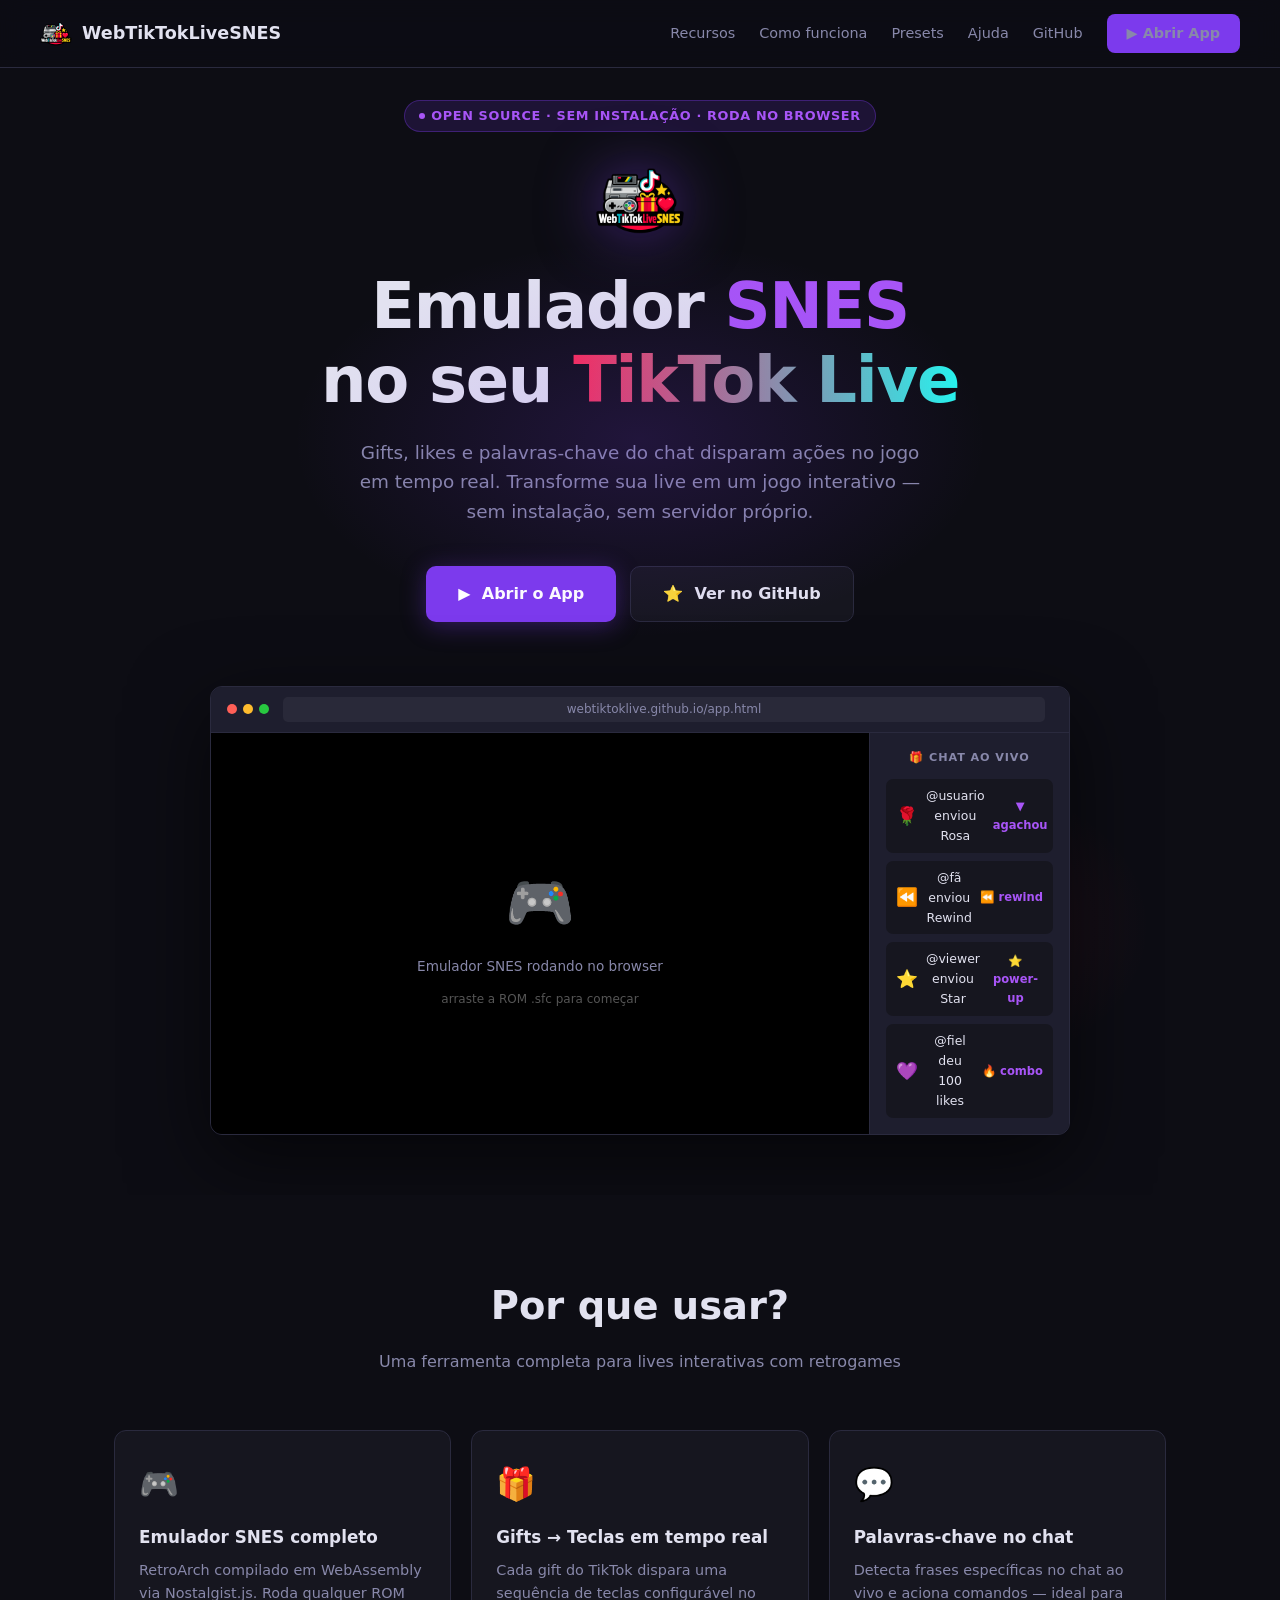
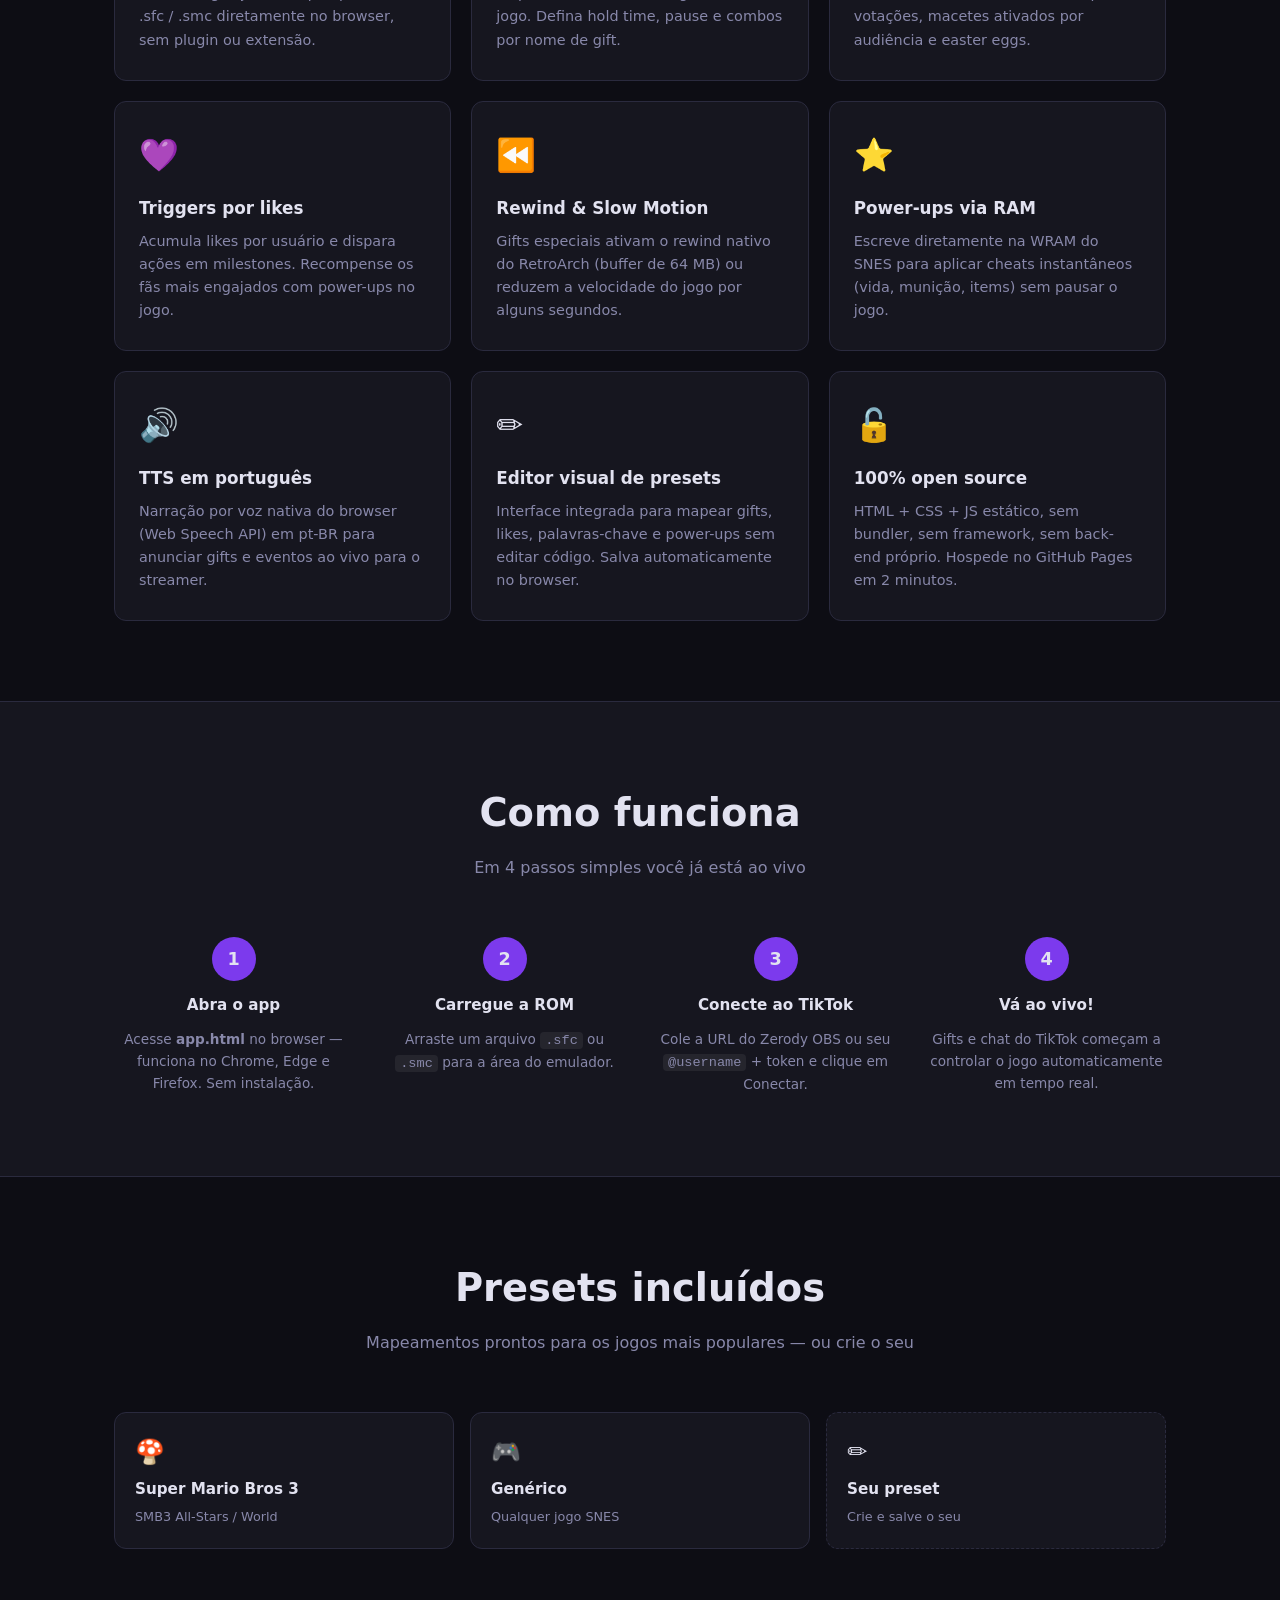
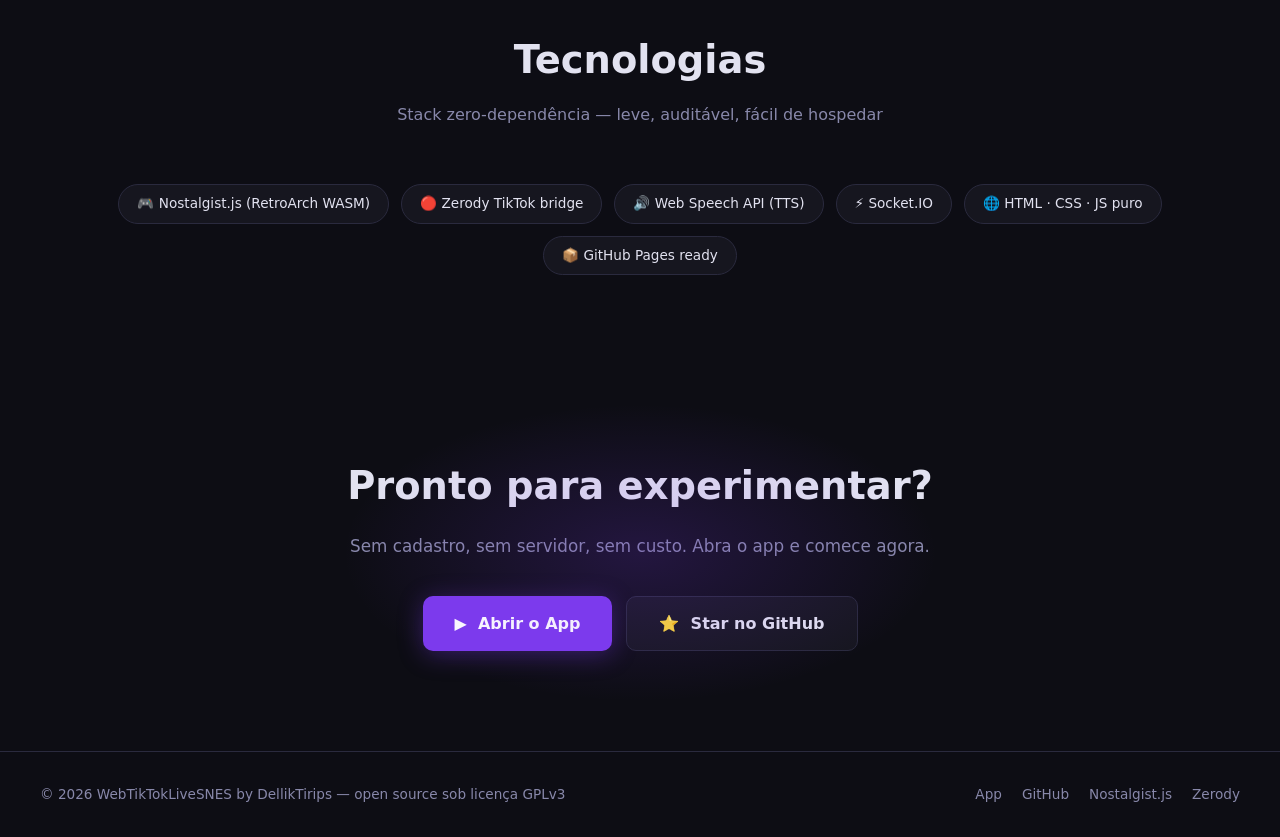
<file: index.html>
<!DOCTYPE html>
<html lang="pt-BR">
<head>
<meta charset="UTF-8">
<meta name="viewport" content="width=device-width, initial-scale=1.0">
<title>WebTikTokLiveSNES — Emulador SNES × TikTok Live Interativo</title>

<!-- SEO básico -->
<meta name="description" content="Emulador SNES no browser conectado ao TikTok Live. Gifts, likes e palavras-chave do chat disparam teclas no jogo em tempo real. Grátis, open source, sem instalação — roda direto no Chrome.">
<meta name="keywords" content="emulador SNES browser, TikTok Live interativo, retrogame live, Super Nintendo online, TikTok gifts jogo, live streaming retrogame, RetroArch WebAssembly, SNES TikTok, streamer retrogame">
<meta name="author" content="WebTikTokLiveSNES">
<meta name="robots" content="index, follow, max-snippet:-1, max-image-preview:large">
<meta name="theme-color" content="#7c3aed">

<!-- Canonical -->
<link rel="canonical" href="https://webtiktoklivesnes.github.io/">

<!-- Open Graph -->
<meta property="og:type" content="website">
<meta property="og:site_name" content="WebTikTokLiveSNES">
<meta property="og:locale" content="pt_BR">
<meta property="og:url" content="https://webtiktoklivesnes.github.io/">
<meta property="og:title" content="WebTikTokLiveSNES — Emulador SNES × TikTok Live Interativo">
<meta property="og:description" content="Gifts e chat do TikTok Live controlando um emulador SNES em tempo real. Open source, sem servidor, sem instalação. Transforme sua live em um jogo interativo.">
<meta property="og:image" content="https://webtiktoklivesnes.github.io/assets/wtklsnes_logo.png">
<meta property="og:image:width" content="512">
<meta property="og:image:height" content="512">
<meta property="og:image:alt" content="WebTikTokLiveSNES — Emulador SNES conectado ao TikTok Live">

<!-- Twitter / X Card -->
<meta name="twitter:card" content="summary_large_image">
<meta name="twitter:title" content="WebTikTokLiveSNES — Emulador SNES × TikTok Live Interativo">
<meta name="twitter:description" content="Gifts e chat do TikTok Live controlando um emulador SNES em tempo real. Open source, sem instalação.">
<meta name="twitter:image" content="https://webtiktoklivesnes.github.io/assets/wtklsnes_logo.png">
<meta name="twitter:image:alt" content="WebTikTokLiveSNES — Emulador SNES conectado ao TikTok Live">

<!-- Ícones -->
<link rel="icon" type="image/png" href="assets/wtklsnes_logo.png">
<link rel="apple-touch-icon" href="assets/wtklsnes_logo.png">

<!-- Preconnect para recursos externos -->
<link rel="preconnect" href="https://tiktok-chat-reader.zerody.one">
<link rel="dns-prefetch" href="https://github.com">
<!-- JSON-LD: Dados estruturados -->
<script type="application/ld+json">
{
  "@context": "https://schema.org",
  "@type": "WebApplication",
  "name": "WebTikTokLiveSNES",
  "url": "https://webtiktoklivesnes.github.io/",
  "description": "Emulador SNES no browser conectado ao TikTok Live. Gifts, likes e palavras-chave do chat disparam teclas no jogo em tempo real.",
  "applicationCategory": "GameApplication",
  "operatingSystem": "Chrome, Edge, Firefox",
  "inLanguage": "pt-BR",
  "isAccessibleForFree": true,
  "offers": {
    "@type": "Offer",
    "price": "0",
    "priceCurrency": "BRL"
  },
  "license": "https://opensource.org/licenses/MIT",
  "codeRepository": "https://github.com/WebTikTokLiveSNES/webtiktoklivesnes.github.io",
  "featureList": [
    "Emulador SNES via RetroArch WebAssembly",
    "Integração com gifts do TikTok Live",
    "Triggers por palavras-chave no chat",
    "Power-ups via escrita direta na WRAM",
    "Rewind e slow-motion por gift",
    "TTS em português (Web Speech API)",
    "Editor visual de presets sem código"
  ]
}
</script>

<style>
  :root {
    --bg: #0d0d14;
    --surface: #16161f;
    --surface2: #1e1e2e;
    --border: #2a2a3e;
    --accent: #7c3aed;
    --accent2: #a855f7;
    --tiktok: #fe2c55;
    --tiktok2: #25f4ee;
    --text: #e2e2f0;
    --muted: #8888aa;
    --radius: 12px;
  }

  * { box-sizing: border-box; margin: 0; padding: 0; }

  body {
    background: var(--bg);
    color: var(--text);
    font-family: 'Segoe UI', system-ui, -apple-system, sans-serif;
    line-height: 1.6;
    overflow-x: hidden;
  }

  /* ── NAV ── */
  nav {
    position: fixed;
    top: 0; left: 0; right: 0;
    z-index: 100;
    display: flex;
    align-items: center;
    justify-content: space-between;
    padding: 14px 40px;
    background: rgba(13,13,20,0.85);
    backdrop-filter: blur(12px);
    border-bottom: 1px solid var(--border);
  }
  .nav-logo {
    display: flex;
    align-items: center;
    gap: 10px;
    font-weight: 700;
    font-size: 1.1rem;
    color: var(--text);
    text-decoration: none;
  }
  .nav-logo img { width: 32px; height: 32px; }
  .nav-links { display: flex; gap: 24px; align-items: center; }
  .nav-links a {
    color: var(--muted);
    text-decoration: none;
    font-size: 0.9rem;
    transition: color 0.2s;
  }
  .nav-links a:hover { color: var(--text); }
  .btn-nav {
    background: var(--accent);
    color: #fff;
    padding: 8px 20px;
    border-radius: 8px;
    font-size: 0.9rem;
    font-weight: 600;
    text-decoration: none;
    transition: background 0.2s, transform 0.1s;
  }
  .btn-nav:hover { background: var(--accent2); transform: translateY(-1px); color: #fff; }

  /* ── HERO ── */
  .hero {
    min-height: 100vh;
    display: flex;
    flex-direction: column;
    align-items: center;
    justify-content: center;
    text-align: center;
    padding: 100px 24px 60px;
    position: relative;
    overflow: hidden;
  }

  .hero-glow {
    position: absolute;
    top: 20%;
    left: 50%;
    transform: translateX(-50%);
    width: 700px;
    height: 400px;
    background: radial-gradient(ellipse, rgba(124,58,237,0.18) 0%, transparent 70%);
    pointer-events: none;
  }
  .hero-glow-tiktok {
    position: absolute;
    bottom: 10%;
    right: 10%;
    width: 400px;
    height: 300px;
    background: radial-gradient(ellipse, rgba(254,44,85,0.1) 0%, transparent 70%);
    pointer-events: none;
  }

  .badge {
    display: inline-flex;
    align-items: center;
    gap: 6px;
    background: rgba(124,58,237,0.15);
    border: 1px solid rgba(124,58,237,0.35);
    color: var(--accent2);
    padding: 5px 14px;
    border-radius: 999px;
    font-size: 0.8rem;
    font-weight: 600;
    letter-spacing: 0.05em;
    text-transform: uppercase;
    margin-bottom: 24px;
  }
  .badge-dot {
    width: 6px; height: 6px;
    border-radius: 50%;
    background: var(--accent2);
    animation: pulse 2s infinite;
  }
  @keyframes pulse {
    0%, 100% { opacity: 1; transform: scale(1); }
    50% { opacity: 0.5; transform: scale(0.8); }
  }

  .hero-logo { width: 90px; height: 90px; margin-bottom: 24px; filter: drop-shadow(0 0 30px rgba(124,58,237,0.5)); }

  h1 {
    font-size: clamp(2.4rem, 5vw, 4rem);
    font-weight: 800;
    line-height: 1.15;
    margin-bottom: 20px;
    letter-spacing: -0.02em;
  }
  h1 .highlight-purple { color: var(--accent2); }
  h1 .highlight-tiktok {
    background: linear-gradient(90deg, var(--tiktok), var(--tiktok2));
    -webkit-background-clip: text;
    -webkit-text-fill-color: transparent;
    background-clip: text;
  }

  .hero-sub {
    font-size: 1.15rem;
    color: var(--muted);
    max-width: 580px;
    margin-bottom: 40px;
  }

  .hero-actions {
    display: flex;
    gap: 14px;
    flex-wrap: wrap;
    justify-content: center;
  }
  .btn-primary {
    display: inline-flex;
    align-items: center;
    gap: 8px;
    background: var(--accent);
    color: #fff;
    padding: 14px 32px;
    border-radius: 10px;
    font-size: 1rem;
    font-weight: 700;
    text-decoration: none;
    transition: background 0.2s, transform 0.15s, box-shadow 0.2s;
    box-shadow: 0 4px 24px rgba(124,58,237,0.35);
  }
  .btn-primary:hover {
    background: var(--accent2);
    transform: translateY(-2px);
    box-shadow: 0 8px 32px rgba(124,58,237,0.5);
  }
  .btn-secondary {
    display: inline-flex;
    align-items: center;
    gap: 8px;
    background: var(--surface);
    color: var(--text);
    padding: 14px 32px;
    border-radius: 10px;
    font-size: 1rem;
    font-weight: 600;
    text-decoration: none;
    border: 1px solid var(--border);
    transition: background 0.2s, transform 0.15s, border-color 0.2s;
  }
  .btn-secondary:hover {
    background: var(--surface2);
    border-color: var(--accent);
    transform: translateY(-2px);
  }

  /* ── DEMO PREVIEW ── */
  .preview-wrap {
    margin-top: 64px;
    position: relative;
    max-width: 860px;
    width: 100%;
  }
  .preview-frame {
    background: var(--surface);
    border: 1px solid var(--border);
    border-radius: var(--radius);
    overflow: hidden;
    box-shadow: 0 24px 80px rgba(0,0,0,0.6);
  }
  .preview-bar {
    display: flex;
    align-items: center;
    gap: 6px;
    padding: 10px 16px;
    background: var(--surface2);
    border-bottom: 1px solid var(--border);
  }
  .preview-dot { width: 10px; height: 10px; border-radius: 50%; }
  .preview-dot:nth-child(1) { background: #ff5f57; }
  .preview-dot:nth-child(2) { background: #febc2e; }
  .preview-dot:nth-child(3) { background: #28c840; }
  .preview-url {
    flex: 1;
    background: rgba(255,255,255,0.05);
    border-radius: 5px;
    padding: 3px 10px;
    font-size: 0.75rem;
    color: var(--muted);
    margin: 0 8px;
  }
  .preview-body {
    display: grid;
    grid-template-columns: 1fr 200px;
    min-height: 320px;
  }
  .preview-emu {
    background: #000;
    display: flex;
    align-items: center;
    justify-content: center;
    font-size: 3rem;
    flex-direction: column;
    gap: 8px;
    padding: 24px;
    color: var(--muted);
    font-size: 0.85rem;
  }
  .preview-emu-icon { font-size: 3.5rem; }
  .preview-sidebar {
    background: var(--surface2);
    border-left: 1px solid var(--border);
    padding: 16px;
    display: flex;
    flex-direction: column;
    gap: 8px;
  }
  .preview-sidebar-title {
    font-size: 0.7rem;
    font-weight: 700;
    color: var(--muted);
    text-transform: uppercase;
    letter-spacing: 0.08em;
    margin-bottom: 4px;
  }
  .gift-item {
    display: flex;
    align-items: center;
    gap: 8px;
    background: var(--surface);
    border-radius: 7px;
    padding: 7px 10px;
    font-size: 0.78rem;
    animation: slideIn 0.4s ease;
  }
  @keyframes slideIn {
    from { opacity: 0; transform: translateX(10px); }
    to { opacity: 1; transform: translateX(0); }
  }
  .gift-icon { font-size: 1.1rem; }
  .gift-text { color: var(--text); flex: 1; }
  .gift-action { color: var(--accent2); font-weight: 600; font-size: 0.72rem; }

  /* ── FEATURES ── */
  .section {
    max-width: 1100px;
    margin: 0 auto;
    padding: 80px 24px;
  }
  .section-title {
    text-align: center;
    font-size: clamp(1.6rem, 3vw, 2.4rem);
    font-weight: 700;
    margin-bottom: 12px;
  }
  .section-sub {
    text-align: center;
    color: var(--muted);
    margin-bottom: 56px;
    font-size: 1rem;
  }

  .features-grid {
    display: grid;
    grid-template-columns: repeat(auto-fit, minmax(280px, 1fr));
    gap: 20px;
  }
  .feature-card {
    background: var(--surface);
    border: 1px solid var(--border);
    border-radius: var(--radius);
    padding: 28px 24px;
    transition: border-color 0.2s, transform 0.2s;
  }
  .feature-card:hover {
    border-color: var(--accent);
    transform: translateY(-3px);
  }
  .feature-icon {
    font-size: 2rem;
    margin-bottom: 14px;
    display: block;
  }
  .feature-title {
    font-size: 1.05rem;
    font-weight: 700;
    margin-bottom: 8px;
  }
  .feature-desc { color: var(--muted); font-size: 0.9rem; }

  /* ── HOW IT WORKS ── */
  .how-section {
    background: var(--surface);
    border-top: 1px solid var(--border);
    border-bottom: 1px solid var(--border);
  }
  .steps {
    display: grid;
    grid-template-columns: repeat(auto-fit, minmax(220px, 1fr));
    gap: 32px;
    position: relative;
  }
  .step {
    display: flex;
    flex-direction: column;
    align-items: center;
    text-align: center;
    gap: 12px;
  }
  .step-num {
    width: 44px; height: 44px;
    background: var(--accent);
    border-radius: 50%;
    display: flex;
    align-items: center;
    justify-content: center;
    font-weight: 800;
    font-size: 1.1rem;
    flex-shrink: 0;
  }
  .step-title { font-weight: 700; font-size: 0.95rem; }
  .step-desc { color: var(--muted); font-size: 0.85rem; }

  /* ── PRESETS ── */
  .presets-grid {
    display: grid;
    grid-template-columns: repeat(auto-fit, minmax(180px, 1fr));
    gap: 16px;
  }
  .preset-card {
    background: var(--surface);
    border: 1px solid var(--border);
    border-radius: var(--radius);
    padding: 20px;
    display: flex;
    flex-direction: column;
    gap: 6px;
    transition: border-color 0.2s;
  }
  .preset-card:hover { border-color: var(--accent); }
  .preset-game { font-size: 1.5rem; }
  .preset-name { font-weight: 700; font-size: 0.95rem; }
  .preset-tag { color: var(--muted); font-size: 0.8rem; }

  /* ── TECH STACK ── */
  .tech-list {
    display: flex;
    flex-wrap: wrap;
    gap: 12px;
    justify-content: center;
  }
  .tech-pill {
    background: var(--surface);
    border: 1px solid var(--border);
    border-radius: 999px;
    padding: 8px 18px;
    font-size: 0.85rem;
    font-weight: 500;
    display: flex;
    align-items: center;
    gap: 6px;
    transition: border-color 0.2s;
  }
  .tech-pill:hover { border-color: var(--accent); }

  /* ── CTA ── */
  .cta-section {
    text-align: center;
    padding: 100px 24px;
    position: relative;
    overflow: hidden;
  }
  .cta-glow {
    position: absolute;
    top: 50%; left: 50%;
    transform: translate(-50%, -50%);
    width: 600px;
    height: 300px;
    background: radial-gradient(ellipse, rgba(124,58,237,0.2) 0%, transparent 70%);
    pointer-events: none;
  }
  .cta-section h2 { font-size: clamp(1.8rem, 3vw, 3rem); font-weight: 800; margin-bottom: 16px; }
  .cta-section p { color: var(--muted); margin-bottom: 36px; font-size: 1.05rem; }

  /* ── FOOTER ── */
  footer {
    border-top: 1px solid var(--border);
    padding: 32px 40px;
    display: flex;
    align-items: center;
    justify-content: space-between;
    flex-wrap: gap;
    color: var(--muted);
    font-size: 0.85rem;
    flex-wrap: wrap;
    gap: 12px;
  }
  footer a { color: var(--muted); text-decoration: none; }
  footer a:hover { color: var(--text); }
  .footer-links { display: flex; gap: 20px; }

  /* ── RESPONSIVE ── */
  @media (max-width: 640px) {
    nav { padding: 12px 16px; }
    .nav-links a:not(.btn-nav) { display: none; }
    .preview-body { grid-template-columns: 1fr; }
    .preview-sidebar { display: none; }
    footer { flex-direction: column; text-align: center; }
  }
</style>
</head>
<body>

<!-- ── NAV ── -->
<nav>
  <a class="nav-logo" href="#">
    <img src="assets/wtklsnes_logo.png" alt="WebTikTokLiveSNES">
    WebTikTokLiveSNES
  </a>
  <div class="nav-links">
    <a href="#features">Recursos</a>
    <a href="#how">Como funciona</a>
    <a href="#presets">Presets</a>
    <a href="ajuda.html">Ajuda</a>
    <a href="https://github.com/WebTikTokLiveSNES/webtiktoklivesnes.github.io" target="_blank" rel="noopener">GitHub</a>
    <a class="btn-nav" href="app.html">▶ Abrir App</a>
  </div>
</nav>

<!-- ── HERO ── -->
<section class="hero">
  <div class="hero-glow"></div>
  <div class="hero-glow-tiktok"></div>

  <div class="badge">
    <span class="badge-dot"></span>
    Open Source · Sem instalação · Roda no browser
  </div>

  <img class="hero-logo" src="assets/wtklsnes_logo.png" alt="WebTikTokLiveSNES Logo">

  <h1>
    Emulador <span class="highlight-purple">SNES</span><br>
    no seu <span class="highlight-tiktok">TikTok Live</span>
  </h1>

  <p class="hero-sub">
    Gifts, likes e palavras-chave do chat disparam ações no jogo em tempo real.
    Transforme sua live em um jogo interativo — sem instalação, sem servidor próprio.
  </p>

  <div class="hero-actions">
    <a class="btn-primary" href="app.html">
      ▶ &nbsp;Abrir o App
    </a>
    <a class="btn-secondary" href="https://github.com/WebTikTokLiveSNES/webtiktoklivesnes.github.io" target="_blank" rel="noopener">
      ⭐ &nbsp;Ver no GitHub
    </a>
  </div>

  <!-- Browser mockup -->
  <div class="preview-wrap">
    <div class="preview-frame">
      <div class="preview-bar">
        <span class="preview-dot"></span>
        <span class="preview-dot"></span>
        <span class="preview-dot"></span>
        <span class="preview-url">webtiktoklive.github.io/app.html</span>
      </div>
      <div class="preview-body">
        <div class="preview-emu">
          <span class="preview-emu-icon">🎮</span>
          <span>Emulador SNES rodando no browser</span>
          <span style="font-size:0.75rem;margin-top:4px;color:#555">arraste a ROM .sfc para começar</span>
        </div>
        <div class="preview-sidebar">
          <div class="preview-sidebar-title">🎁 Chat ao vivo</div>
          <div class="gift-item">
            <span class="gift-icon">🌹</span>
            <span class="gift-text">@usuario enviou Rosa</span>
            <span class="gift-action">▼ agachou</span>
          </div>
          <div class="gift-item" style="animation-delay:0.3s">
            <span class="gift-icon">⏪</span>
            <span class="gift-text">@fã enviou Rewind</span>
            <span class="gift-action">⏪ rewind</span>
          </div>
          <div class="gift-item" style="animation-delay:0.6s">
            <span class="gift-icon">⭐</span>
            <span class="gift-text">@viewer enviou Star</span>
            <span class="gift-action">⭐ power-up</span>
          </div>
          <div class="gift-item" style="animation-delay:0.9s">
            <span class="gift-icon">💜</span>
            <span class="gift-text">@fiel deu 100 likes</span>
            <span class="gift-action">🔥 combo</span>
          </div>
        </div>
      </div>
    </div>
  </div>
</section>

<!-- ── FEATURES ── -->
<section class="section" id="features">
  <h2 class="section-title">Por que usar?</h2>
  <p class="section-sub">Uma ferramenta completa para lives interativas com retrogames</p>

  <div class="features-grid">
    <div class="feature-card">
      <span class="feature-icon">🎮</span>
      <div class="feature-title">Emulador SNES completo</div>
      <div class="feature-desc">RetroArch compilado em WebAssembly via Nostalgist.js. Roda qualquer ROM .sfc / .smc diretamente no browser, sem plugin ou extensão.</div>
    </div>
    <div class="feature-card">
      <span class="feature-icon">🎁</span>
      <div class="feature-title">Gifts → Teclas em tempo real</div>
      <div class="feature-desc">Cada gift do TikTok dispara uma sequência de teclas configurável no jogo. Defina hold time, pause e combos por nome de gift.</div>
    </div>
    <div class="feature-card">
      <span class="feature-icon">💬</span>
      <div class="feature-title">Palavras-chave no chat</div>
      <div class="feature-desc">Detecta frases específicas no chat ao vivo e aciona comandos — ideal para votações, macetes ativados por audiência e easter eggs.</div>
    </div>
    <div class="feature-card">
      <span class="feature-icon">💜</span>
      <div class="feature-title">Triggers por likes</div>
      <div class="feature-desc">Acumula likes por usuário e dispara ações em milestones. Recompense os fãs mais engajados com power-ups no jogo.</div>
    </div>
    <div class="feature-card">
      <span class="feature-icon">⏪</span>
      <div class="feature-title">Rewind & Slow Motion</div>
      <div class="feature-desc">Gifts especiais ativam o rewind nativo do RetroArch (buffer de 64 MB) ou reduzem a velocidade do jogo por alguns segundos.</div>
    </div>
    <div class="feature-card">
      <span class="feature-icon">⭐</span>
      <div class="feature-title">Power-ups via RAM</div>
      <div class="feature-desc">Escreve diretamente na WRAM do SNES para aplicar cheats instantâneos (vida, munição, items) sem pausar o jogo.</div>
    </div>
    <div class="feature-card">
      <span class="feature-icon">🔊</span>
      <div class="feature-title">TTS em português</div>
      <div class="feature-desc">Narração por voz nativa do browser (Web Speech API) em pt-BR para anunciar gifts e eventos ao vivo para o streamer.</div>
    </div>
    <div class="feature-card">
      <span class="feature-icon">✏️</span>
      <div class="feature-title">Editor visual de presets</div>
      <div class="feature-desc">Interface integrada para mapear gifts, likes, palavras-chave e power-ups sem editar código. Salva automaticamente no browser.</div>
    </div>
    <div class="feature-card">
      <span class="feature-icon">🔓</span>
      <div class="feature-title">100% open source</div>
      <div class="feature-desc">HTML + CSS + JS estático, sem bundler, sem framework, sem back-end próprio. Hospede no GitHub Pages em 2 minutos.</div>
    </div>
  </div>
</section>

<!-- ── HOW IT WORKS ── -->
<section class="how-section" id="how">
  <div class="section">
    <h2 class="section-title">Como funciona</h2>
    <p class="section-sub">Em 4 passos simples você já está ao vivo</p>
    <div class="steps">
      <div class="step">
        <div class="step-num">1</div>
        <div class="step-title">Abra o app</div>
        <div class="step-desc">Acesse <strong>app.html</strong> no browser — funciona no Chrome, Edge e Firefox. Sem instalação.</div>
      </div>
      <div class="step">
        <div class="step-num">2</div>
        <div class="step-title">Carregue a ROM</div>
        <div class="step-desc">Arraste um arquivo <code style="background:#ffffff10;padding:1px 5px;border-radius:4px">.sfc</code> ou <code style="background:#ffffff10;padding:1px 5px;border-radius:4px">.smc</code> para a área do emulador.</div>
      </div>
      <div class="step">
        <div class="step-num">3</div>
        <div class="step-title">Conecte ao TikTok</div>
        <div class="step-desc">Cole a URL do Zerody OBS ou seu <code style="background:#ffffff10;padding:1px 5px;border-radius:4px">@username</code> + token e clique em Conectar.</div>
      </div>
      <div class="step">
        <div class="step-num">4</div>
        <div class="step-title">Vá ao vivo!</div>
        <div class="step-desc">Gifts e chat do TikTok começam a controlar o jogo automaticamente em tempo real.</div>
      </div>
    </div>
  </div>
</section>

<!-- ── PRESETS ── -->
<section class="section" id="presets">
  <h2 class="section-title">Presets incluídos</h2>
  <p class="section-sub">Mapeamentos prontos para os jogos mais populares — ou crie o seu</p>
  <div class="presets-grid">
    <div class="preset-card">
      <span class="preset-game">🍄</span>
      <div class="preset-name">Super Mario Bros 3</div>
      <div class="preset-tag">SMB3 All-Stars / World</div>
    </div>
    <div class="preset-card">
      <span class="preset-game">🎮</span>
      <div class="preset-name">Genérico</div>
      <div class="preset-tag">Qualquer jogo SNES</div>
    </div>
    <div class="preset-card" style="border-style:dashed">
      <span class="preset-game">✏️</span>
      <div class="preset-name">Seu preset</div>
      <div class="preset-tag">Crie e salve o seu</div>
    </div>
  </div>
</section>

<!-- ── TECH ── -->
<section class="section" style="padding-top:0">
  <h2 class="section-title">Tecnologias</h2>
  <p class="section-sub">Stack zero-dependência — leve, auditável, fácil de hospedar</p>
  <div class="tech-list">
    <div class="tech-pill">🎮 Nostalgist.js (RetroArch WASM)</div>
    <div class="tech-pill">🔴 Zerody TikTok bridge</div>
    <div class="tech-pill">🔊 Web Speech API (TTS)</div>
    <div class="tech-pill">⚡ Socket.IO</div>
    <div class="tech-pill">🌐 HTML · CSS · JS puro</div>
    <div class="tech-pill">📦 GitHub Pages ready</div>
  </div>
</section>

<!-- ── CTA ── -->
<section class="cta-section">
  <div class="cta-glow"></div>
  <h2>Pronto para experimentar?</h2>
  <p>Sem cadastro, sem servidor, sem custo. Abra o app e comece agora.</p>
  <div style="display:flex;gap:14px;justify-content:center;flex-wrap:wrap">
    <a class="btn-primary" href="app.html">▶ &nbsp;Abrir o App</a>
    <a class="btn-secondary" href="https://github.com/WebTikTokLiveSNES/webtiktoklivesnes.github.io" target="_blank" rel="noopener">⭐ &nbsp;Star no GitHub</a>
  </div>
</section>

<!-- ── FOOTER ── -->
<footer>
  <span>© 2026 WebTikTokLiveSNES by DellikTirips — open source sob licença GPLv3</span>
  <div class="footer-links">
    <a href="app.html">App</a>
    <a href="https://github.com/WebTikTokLiveSNES/webtiktoklivesnes.github.io" target="_blank" rel="noopener">GitHub</a>
    <a href="https://nostalgist.js.org" target="_blank" rel="noopener">Nostalgist.js</a>
    <a href="https://tiktok-chat-reader.zerody.one" target="_blank" rel="noopener">Zerody</a>
  </div>
</footer>

</body>
</html>
</file>
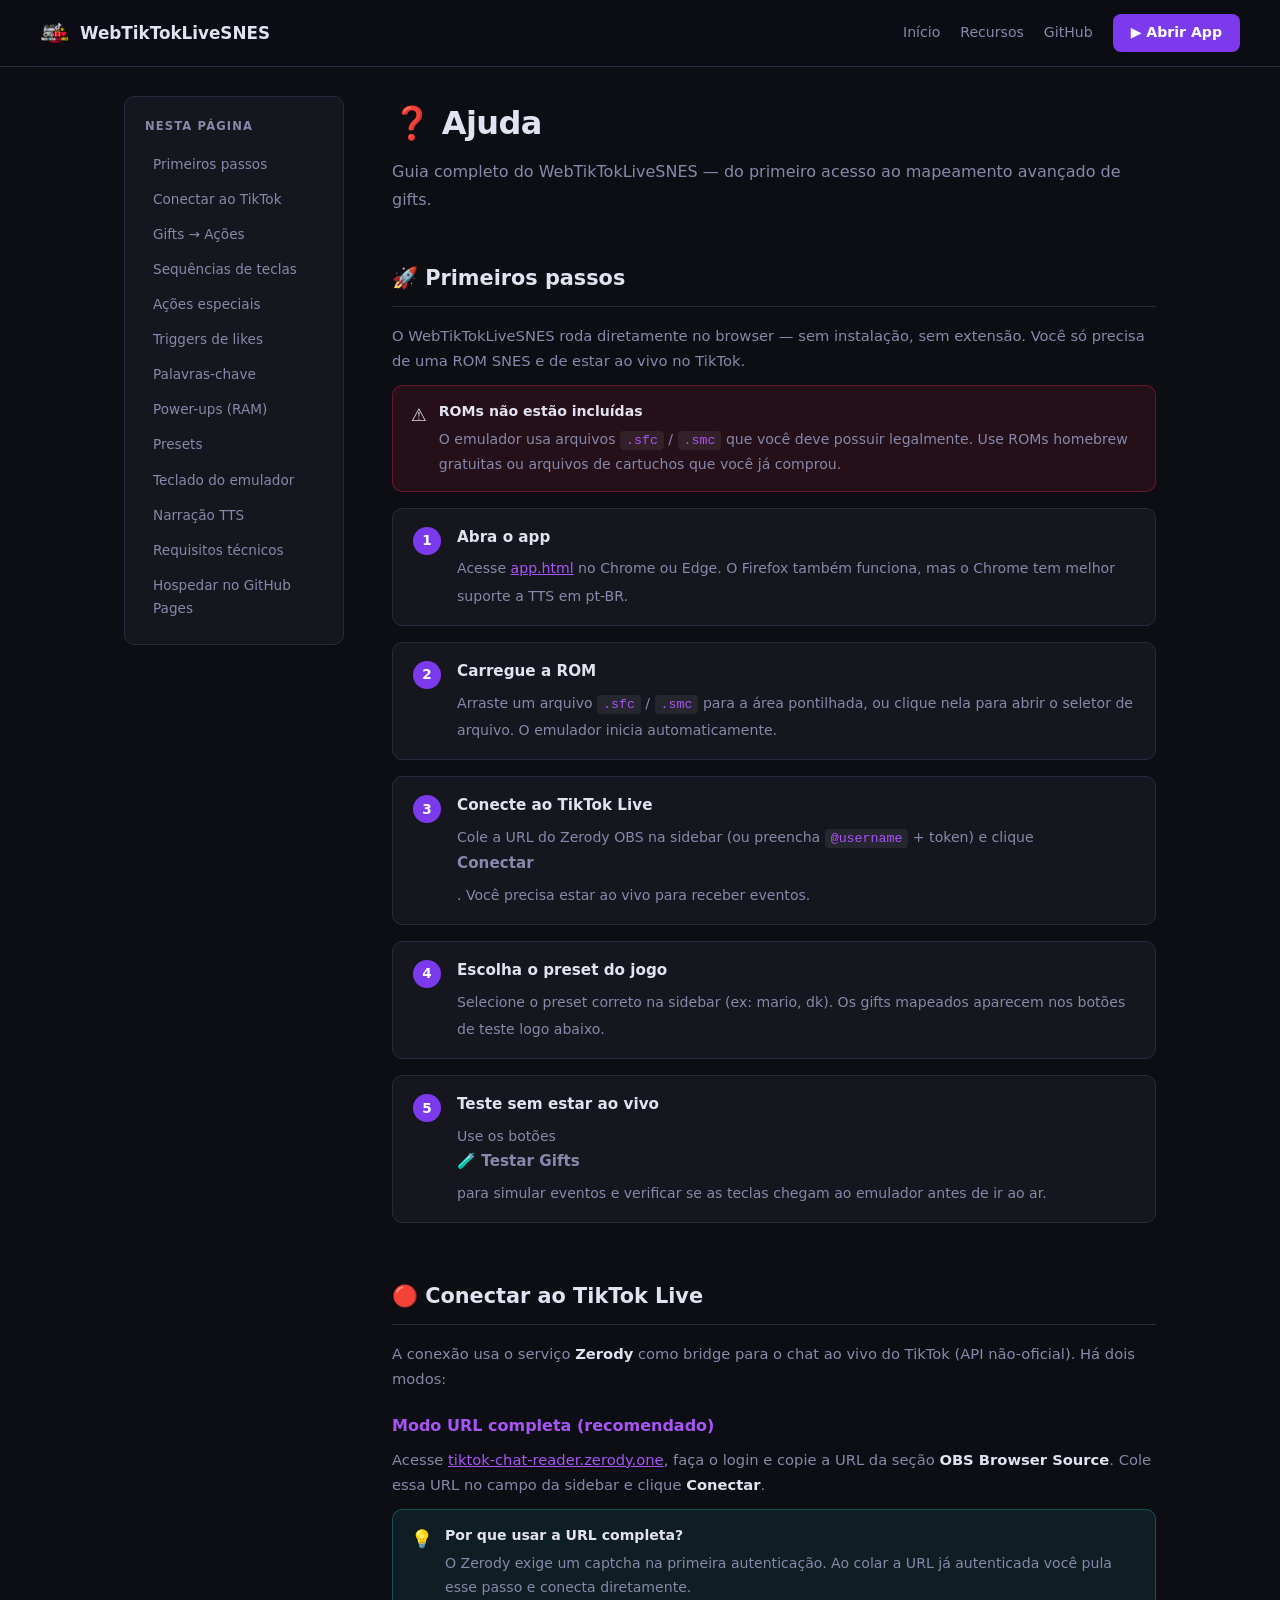
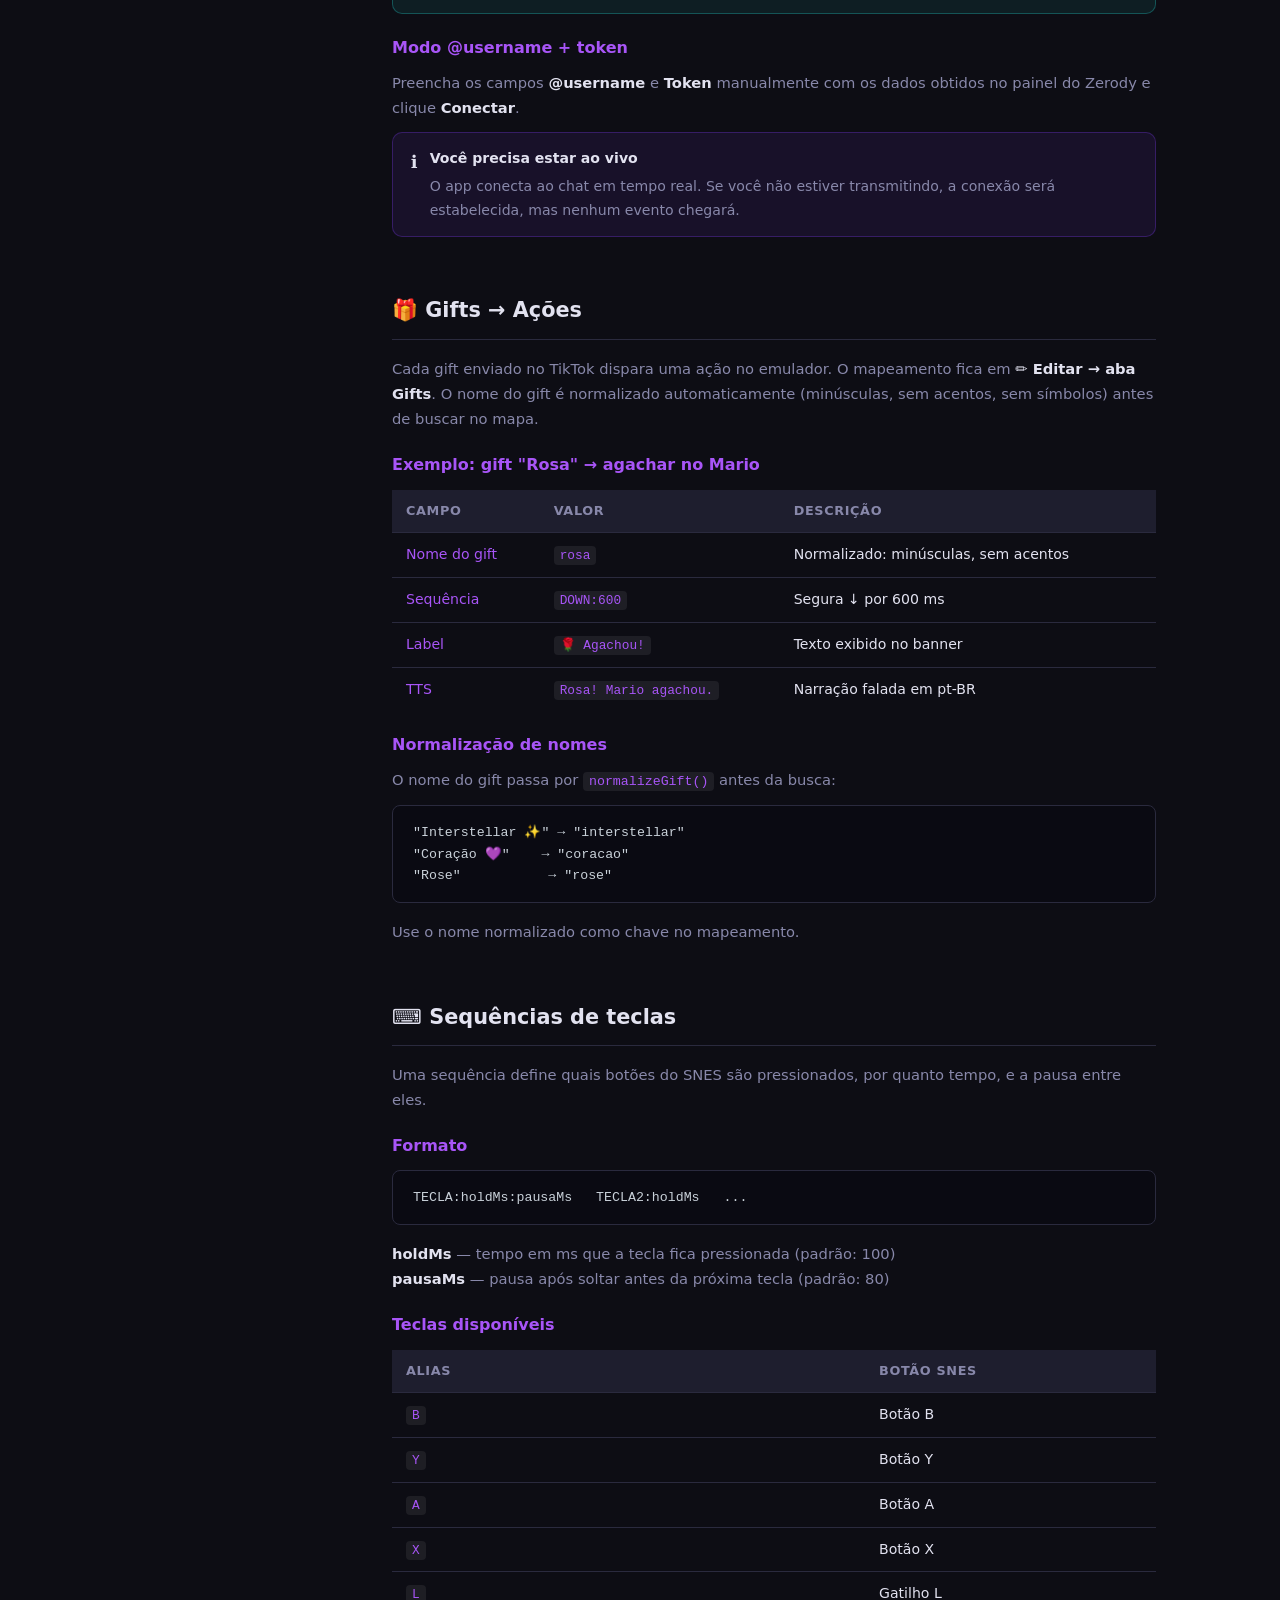
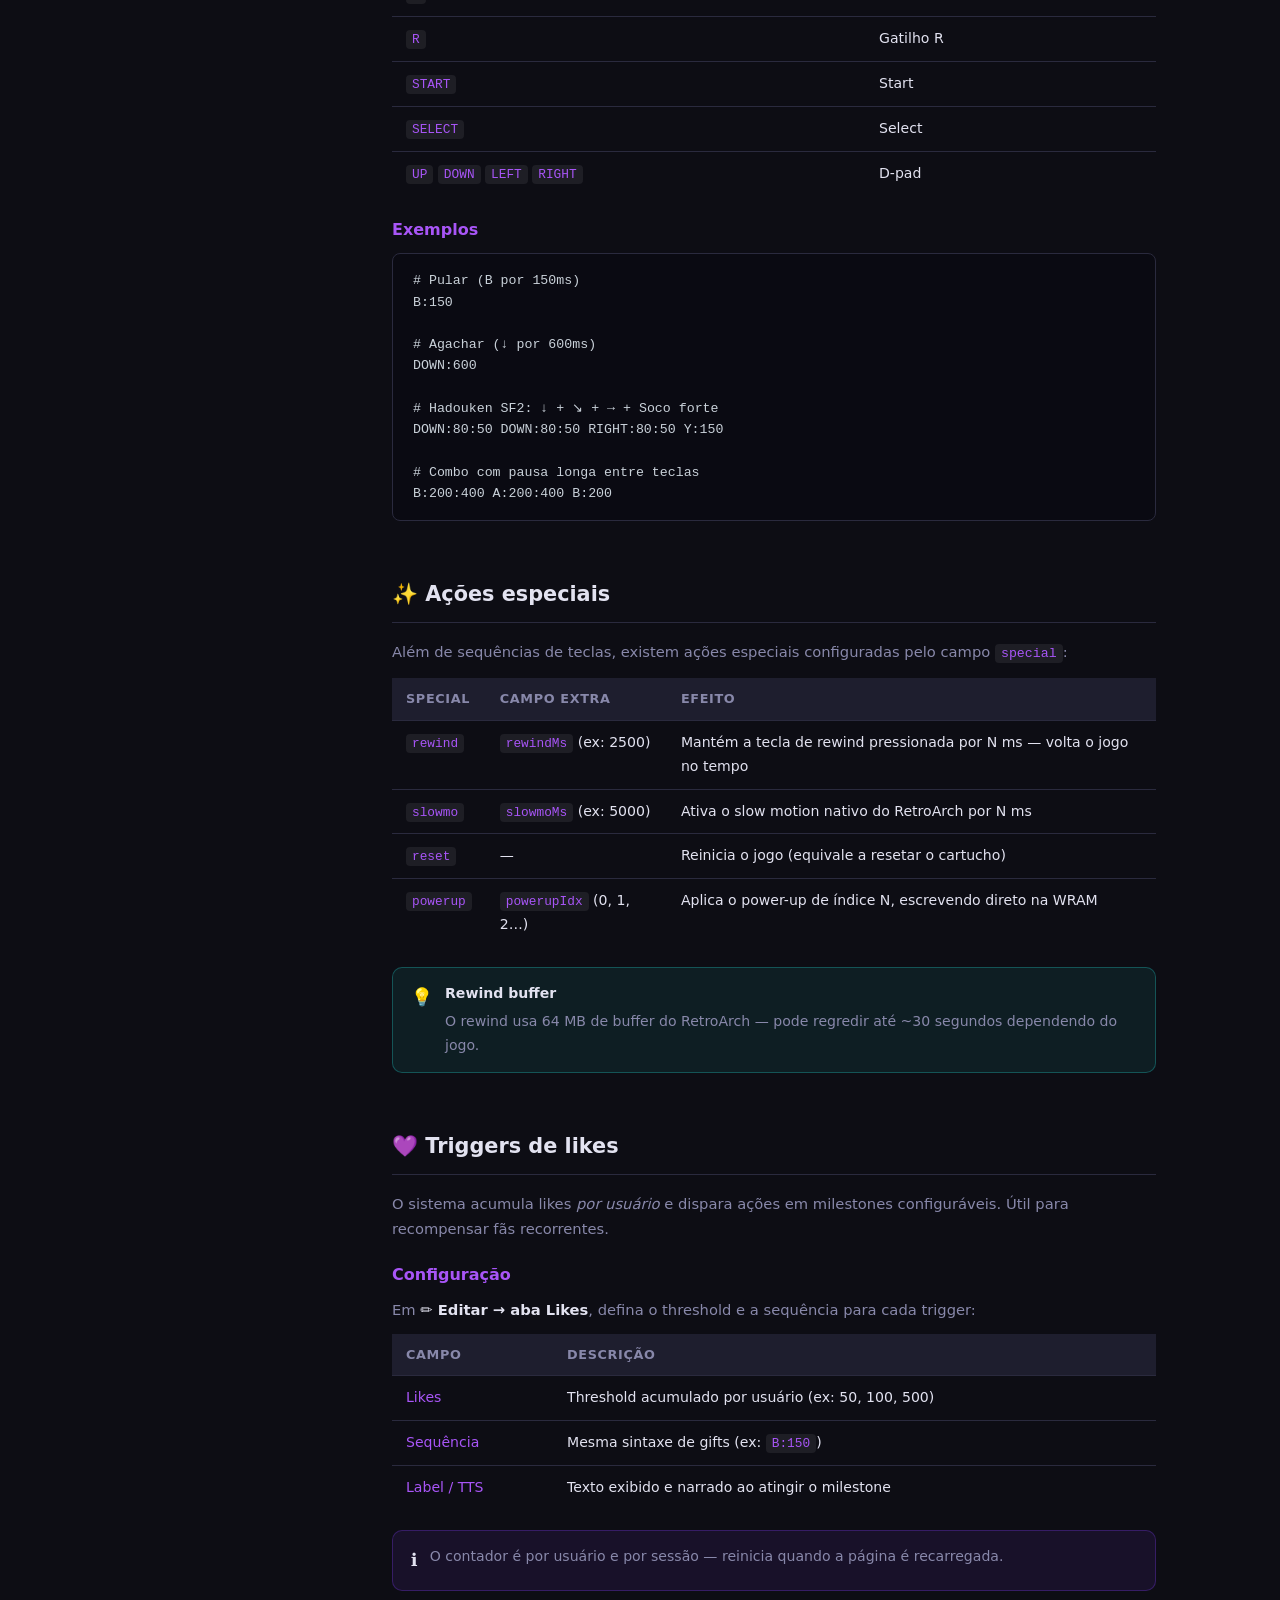
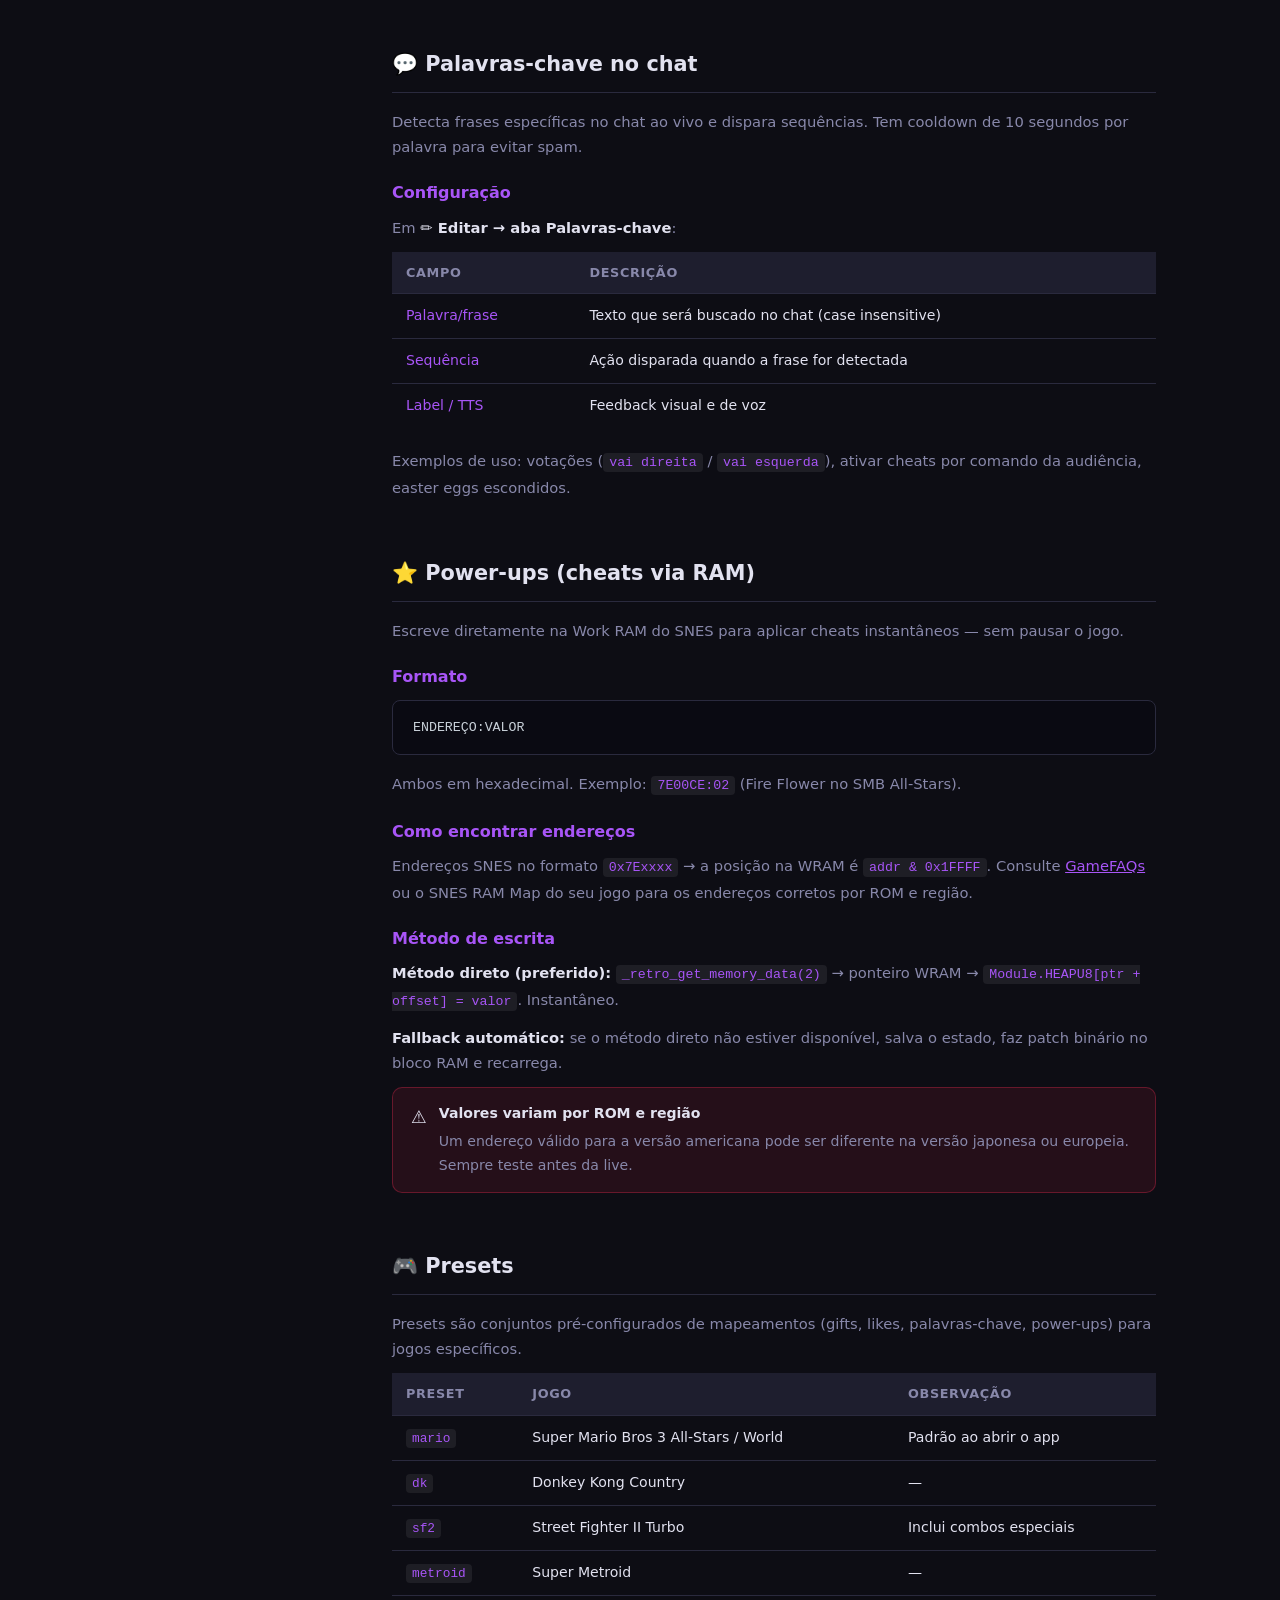
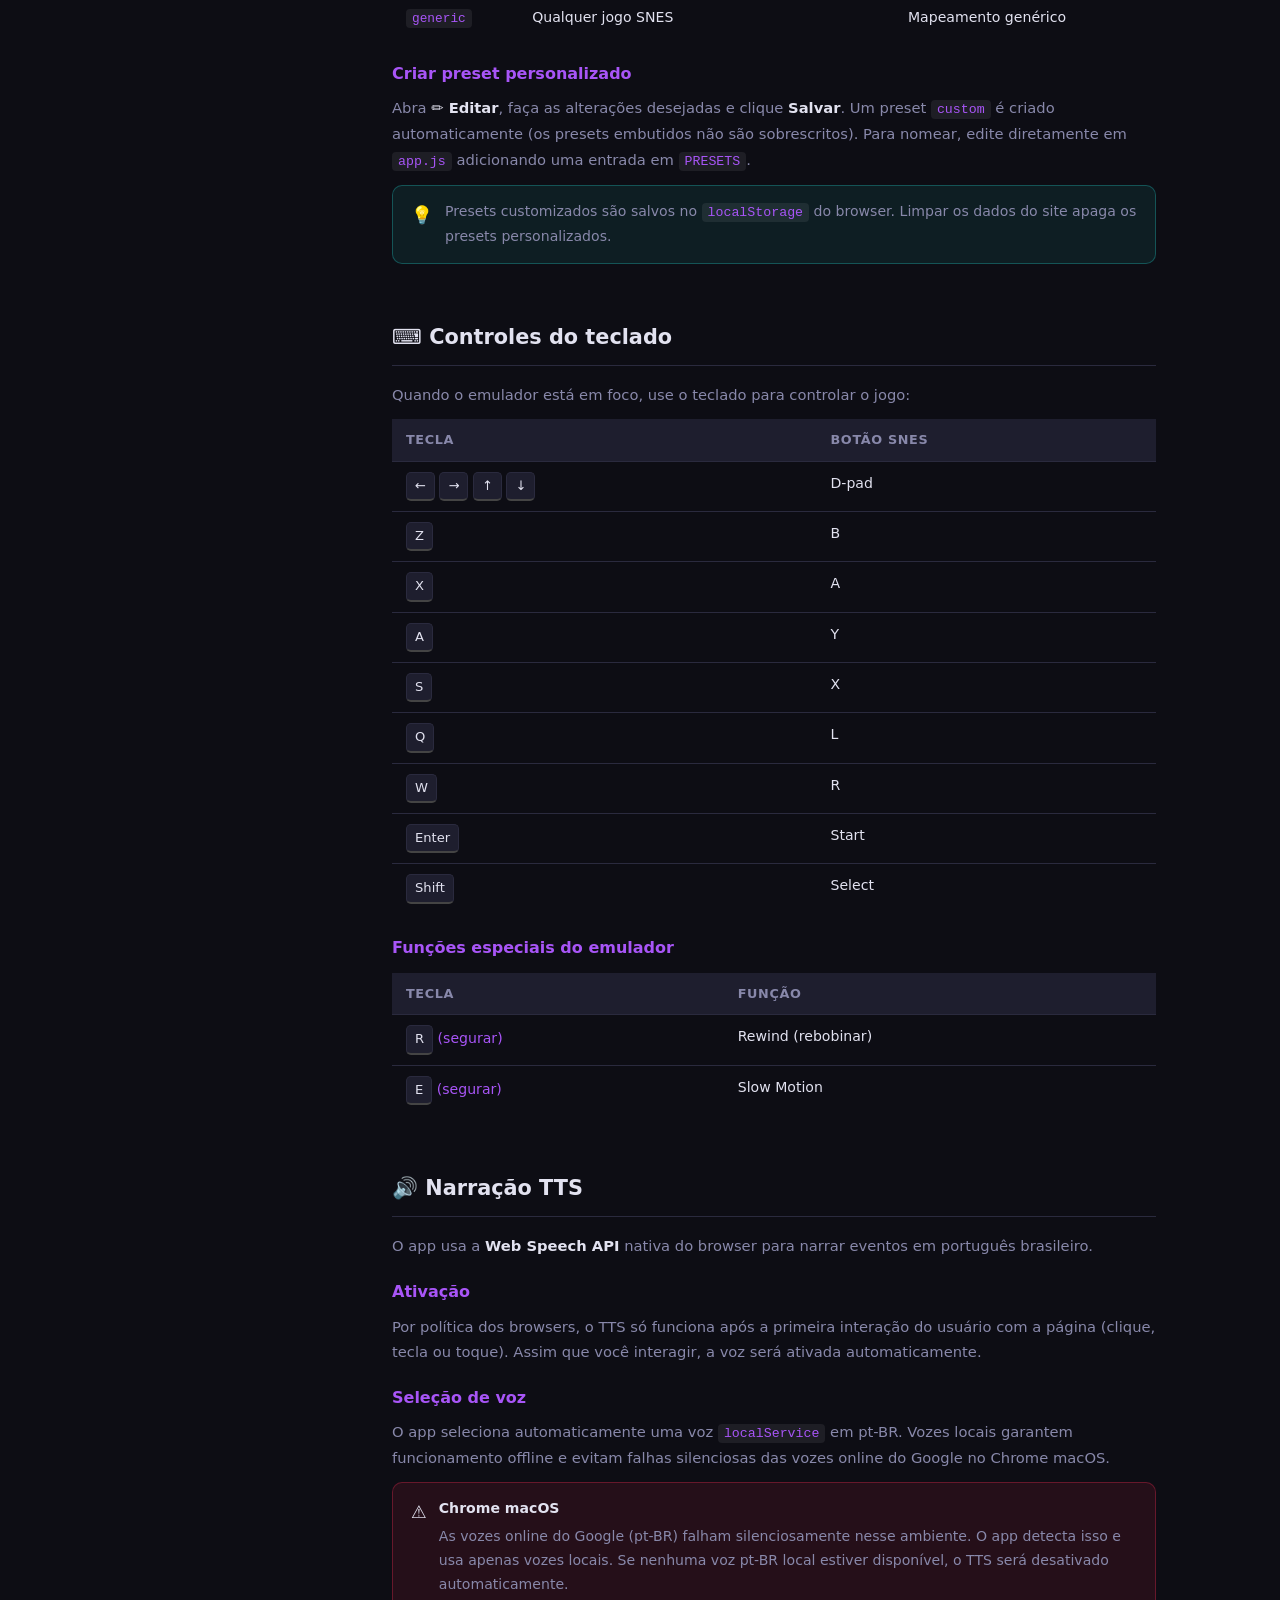
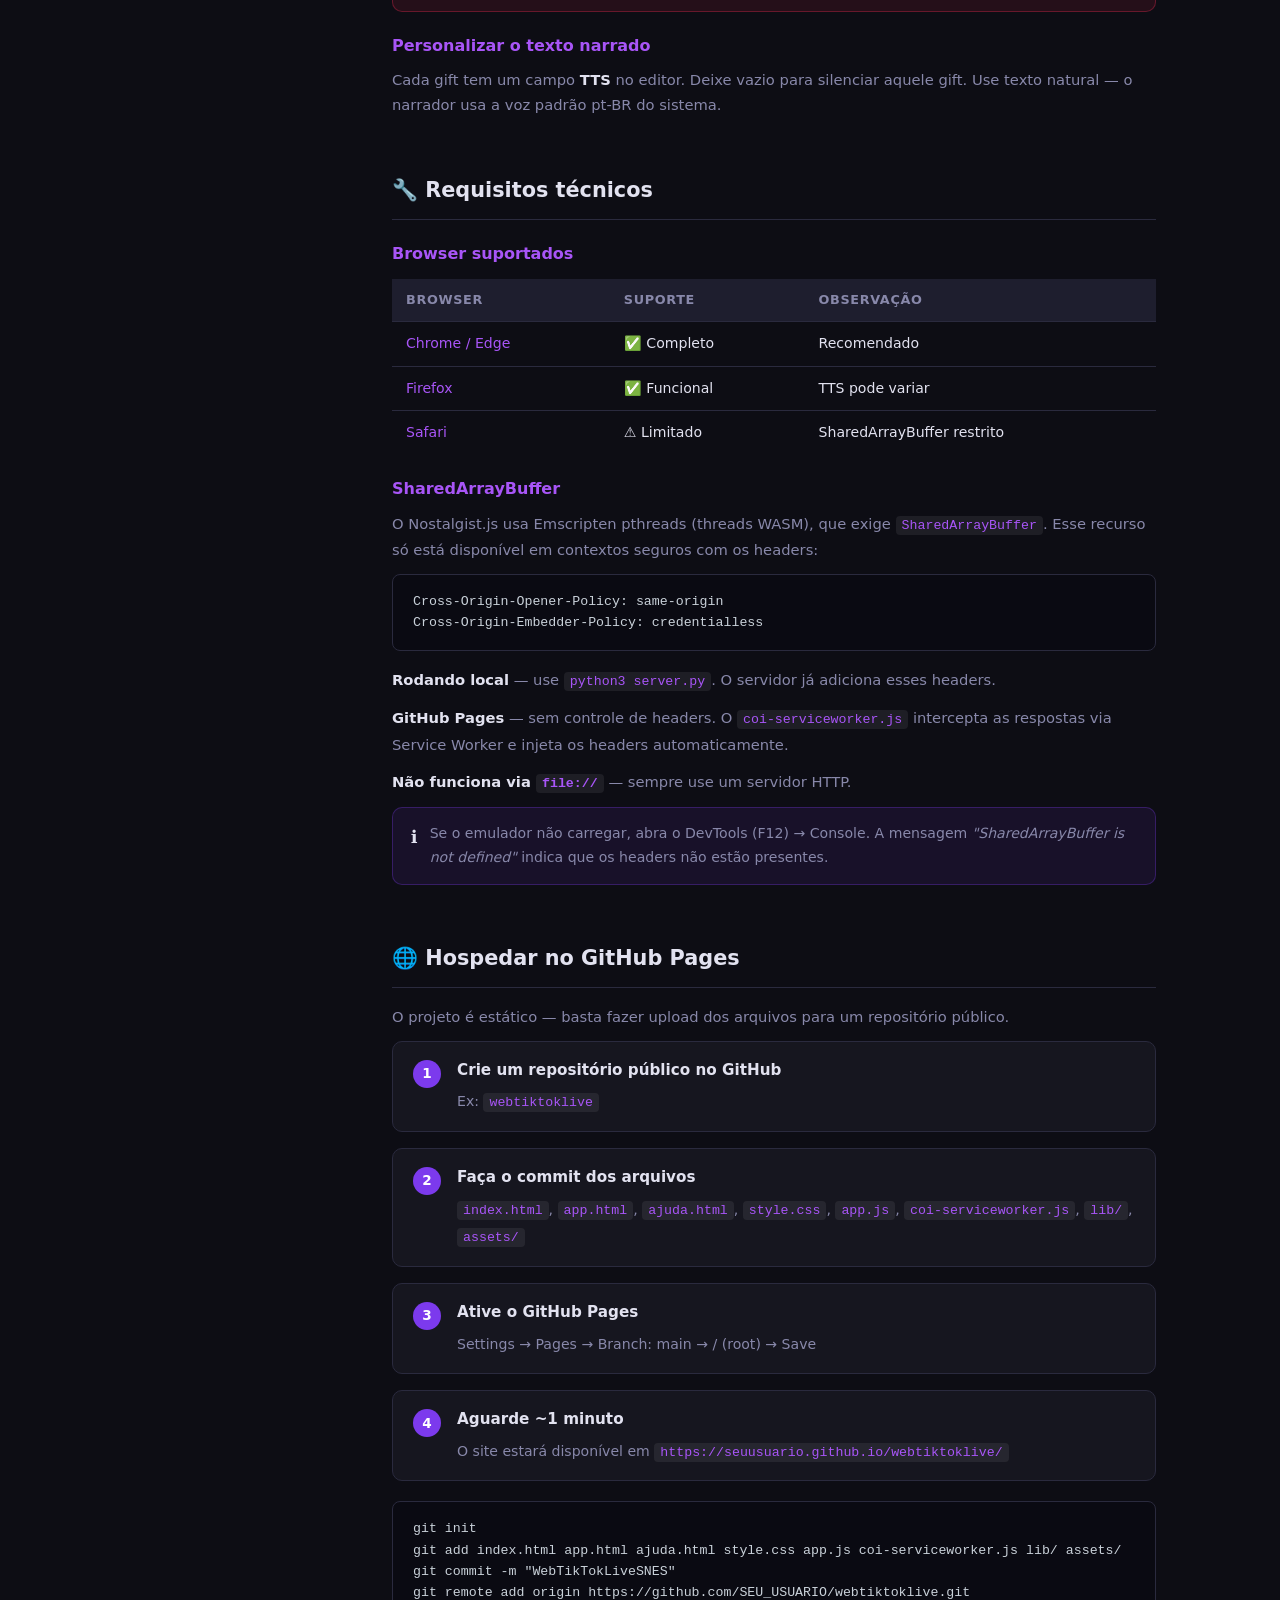
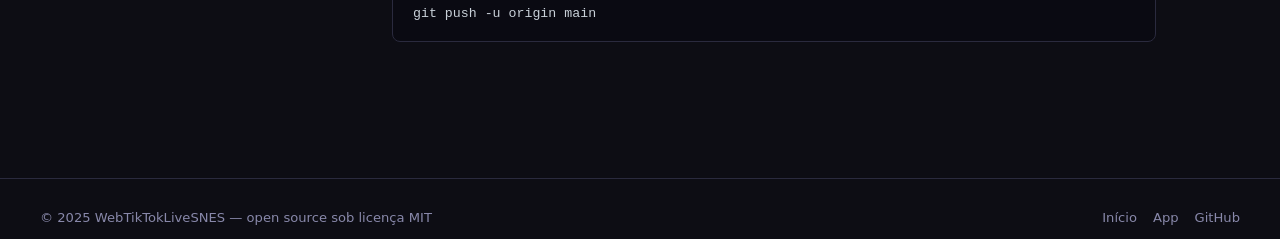
<file: ajuda.html>
<!DOCTYPE html>
<html lang="pt-BR">
<head>
<meta charset="UTF-8">
<meta name="viewport" content="width=device-width, initial-scale=1.0">
<title>Ajuda — WebTikTokLiveSNES</title>
<link rel="icon" type="image/png" href="assets/wtklsnes_logo.png">
<style>
  :root {
    --bg: #0d0d14;
    --surface: #16161f;
    --surface2: #1e1e2e;
    --border: #2a2a3e;
    --accent: #7c3aed;
    --accent2: #a855f7;
    --tiktok: #fe2c55;
    --tiktok2: #25f4ee;
    --text: #e2e2f0;
    --muted: #8888aa;
    --radius: 10px;
    --code-bg: #0a0a12;
  }

  * { box-sizing: border-box; margin: 0; padding: 0; }

  body {
    background: var(--bg);
    color: var(--text);
    font-family: 'Segoe UI', system-ui, -apple-system, sans-serif;
    line-height: 1.7;
    overflow-x: hidden;
  }

  /* ── NAV ── */
  nav {
    position: fixed;
    top: 0; left: 0; right: 0;
    z-index: 100;
    display: flex;
    align-items: center;
    justify-content: space-between;
    padding: 14px 40px;
    background: rgba(13,13,20,0.9);
    backdrop-filter: blur(12px);
    border-bottom: 1px solid var(--border);
  }
  .nav-logo {
    display: flex;
    align-items: center;
    gap: 10px;
    font-weight: 700;
    font-size: 1.05rem;
    color: var(--text);
    text-decoration: none;
  }
  .nav-logo img { width: 30px; height: 30px; }
  .nav-links { display: flex; gap: 20px; align-items: center; }
  .nav-links a {
    color: var(--muted);
    text-decoration: none;
    font-size: 0.88rem;
    transition: color 0.2s;
  }
  .nav-links a:hover { color: var(--text); }
  .btn-nav {
    background: var(--accent);
    color: #fff !important;
    padding: 7px 18px;
    border-radius: 8px;
    font-size: 0.88rem;
    font-weight: 600;
    text-decoration: none;
    transition: background 0.2s;
  }
  .btn-nav:hover { background: var(--accent2); }

  /* ── LAYOUT ── */
  .page-wrap {
    max-width: 1080px;
    margin: 0 auto;
    padding: 96px 24px 80px;
    display: grid;
    grid-template-columns: 220px 1fr;
    gap: 48px;
    align-items: start;
  }

  /* ── SIDEBAR TOC ── */
  .toc {
    position: sticky;
    top: 80px;
    background: var(--surface);
    border: 1px solid var(--border);
    border-radius: var(--radius);
    padding: 20px;
  }
  .toc-title {
    font-size: 0.72rem;
    font-weight: 700;
    color: var(--muted);
    text-transform: uppercase;
    letter-spacing: 0.1em;
    margin-bottom: 12px;
  }
  .toc ul { list-style: none; display: flex; flex-direction: column; gap: 4px; }
  .toc a {
    color: var(--muted);
    text-decoration: none;
    font-size: 0.85rem;
    padding: 4px 8px;
    border-radius: 6px;
    display: block;
    transition: color 0.2s, background 0.2s;
  }
  .toc a:hover { color: var(--text); background: var(--surface2); }
  .toc a.sub { padding-left: 20px; font-size: 0.8rem; }

  /* ── CONTENT ── */
  .content { min-width: 0; }

  .page-title {
    font-size: 2rem;
    font-weight: 800;
    margin-bottom: 8px;
    letter-spacing: -0.02em;
  }
  .page-sub { color: var(--muted); margin-bottom: 48px; font-size: 1rem; }

  .help-section {
    margin-bottom: 56px;
    scroll-margin-top: 80px;
  }
  .help-section h2 {
    font-size: 1.3rem;
    font-weight: 700;
    margin-bottom: 16px;
    padding-bottom: 10px;
    border-bottom: 1px solid var(--border);
    display: flex;
    align-items: center;
    gap: 10px;
  }
  .help-section h3 {
    font-size: 1rem;
    font-weight: 600;
    margin: 20px 0 8px;
    color: var(--accent2);
  }
  .help-section p { color: var(--muted); margin-bottom: 12px; font-size: 0.92rem; }
  .help-section p strong { color: var(--text); }

  /* Steps */
  .steps { display: flex; flex-direction: column; gap: 16px; }
  .step-row {
    display: flex;
    gap: 16px;
    align-items: flex-start;
    background: var(--surface);
    border: 1px solid var(--border);
    border-radius: var(--radius);
    padding: 16px 20px;
  }
  .step-num {
    background: var(--accent);
    color: #fff;
    width: 28px; height: 28px;
    border-radius: 50%;
    display: flex;
    align-items: center;
    justify-content: center;
    font-weight: 700;
    font-size: 0.85rem;
    flex-shrink: 0;
    margin-top: 2px;
  }
  .step-body { flex: 1; }
  .step-body strong { display: block; margin-bottom: 4px; font-size: 0.95rem; }
  .step-body span { color: var(--muted); font-size: 0.88rem; }

  /* Code blocks */
  pre, code {
    font-family: 'JetBrains Mono', 'Fira Code', 'Cascadia Code', Consolas, monospace;
    font-size: 0.83rem;
  }
  pre {
    background: var(--code-bg);
    border: 1px solid var(--border);
    border-radius: 8px;
    padding: 16px 20px;
    overflow-x: auto;
    margin: 10px 0 16px;
    color: #c9d1d9;
    line-height: 1.6;
  }
  code {
    background: rgba(255,255,255,0.07);
    padding: 2px 6px;
    border-radius: 4px;
    color: var(--accent2);
  }
  pre code { background: none; padding: 0; color: inherit; }

  /* Tables */
  .table-wrap { overflow-x: auto; margin: 12px 0 20px; }
  table {
    width: 100%;
    border-collapse: collapse;
    font-size: 0.88rem;
  }
  th {
    background: var(--surface2);
    color: var(--muted);
    font-weight: 600;
    text-align: left;
    padding: 10px 14px;
    border-bottom: 1px solid var(--border);
    font-size: 0.8rem;
    text-transform: uppercase;
    letter-spacing: 0.05em;
  }
  td {
    padding: 10px 14px;
    border-bottom: 1px solid var(--border);
    color: var(--text);
    vertical-align: top;
  }
  tr:last-child td { border-bottom: none; }
  tr:hover td { background: rgba(255,255,255,0.02); }
  td code { font-size: 0.8rem; }
  td:first-child { color: var(--accent2); font-weight: 500; }

  /* Callouts */
  .callout {
    border-radius: var(--radius);
    padding: 14px 18px;
    margin: 12px 0 16px;
    display: flex;
    gap: 12px;
    align-items: flex-start;
    font-size: 0.88rem;
  }
  .callout-icon { font-size: 1.1rem; flex-shrink: 0; margin-top: 1px; }
  .callout-body { color: var(--muted); flex: 1; }
  .callout-body strong { color: var(--text); display: block; margin-bottom: 4px; }
  .callout-info { background: rgba(124,58,237,0.1); border: 1px solid rgba(124,58,237,0.3); }
  .callout-warn { background: rgba(254,44,85,0.1); border: 1px solid rgba(254,44,85,0.3); }
  .callout-tip  { background: rgba(37,244,238,0.07); border: 1px solid rgba(37,244,238,0.25); }

  /* Key badges */
  kbd {
    display: inline-block;
    background: var(--surface2);
    border: 1px solid var(--border);
    border-bottom: 2px solid #444;
    border-radius: 5px;
    padding: 2px 8px;
    font-family: inherit;
    font-size: 0.82rem;
    color: var(--text);
  }

  /* Footer */
  footer {
    border-top: 1px solid var(--border);
    padding: 28px 40px;
    display: flex;
    align-items: center;
    justify-content: space-between;
    color: var(--muted);
    font-size: 0.82rem;
    flex-wrap: wrap;
    gap: 10px;
  }
  footer a { color: var(--muted); text-decoration: none; }
  footer a:hover { color: var(--text); }

  /* Responsive */
  @media (max-width: 768px) {
    .page-wrap { grid-template-columns: 1fr; }
    .toc { display: none; }
    nav { padding: 12px 16px; }
    .nav-links a:not(.btn-nav):not(:last-of-type) { display: none; }
  }
</style>
</head>
<body>

<!-- ── NAV ── -->
<nav>
  <a class="nav-logo" href="index.html">
    <img src="assets/wtklsnes_logo.png" alt="Logo">
    WebTikTokLiveSNES
  </a>
  <div class="nav-links">
    <a href="index.html">Início</a>
    <a href="index.html#features">Recursos</a>
    <a href="https://github.com/WebTikTokLiveSNES/webtiktoklivesnes.github.io" target="_blank" rel="noopener">GitHub</a>
    <a class="btn-nav" href="app.html">▶ Abrir App</a>
  </div>
</nav>

<div class="page-wrap">

  <!-- ── TOC ── -->
  <aside class="toc">
    <div class="toc-title">Nesta página</div>
    <ul>
      <li><a href="#inicio">Primeiros passos</a></li>
      <li><a href="#conectar">Conectar ao TikTok</a></li>
      <li><a href="#gifts">Gifts → Ações</a></li>
      <li><a href="#sequencias">Sequências de teclas</a></li>
      <li><a href="#especiais">Ações especiais</a></li>
      <li><a href="#likes">Triggers de likes</a></li>
      <li><a href="#keywords">Palavras-chave</a></li>
      <li><a href="#powerups">Power-ups (RAM)</a></li>
      <li><a href="#presets">Presets</a></li>
      <li><a href="#teclado">Teclado do emulador</a></li>
      <li><a href="#tts">Narração TTS</a></li>
      <li><a href="#tecnico">Requisitos técnicos</a></li>
      <li><a href="#hospedar">Hospedar no GitHub Pages</a></li>
    </ul>
  </aside>

  <!-- ── CONTENT ── -->
  <main class="content">

    <h1 class="page-title">❓ Ajuda</h1>
    <p class="page-sub">Guia completo do WebTikTokLiveSNES — do primeiro acesso ao mapeamento avançado de gifts.</p>

    <!-- ── PRIMEIROS PASSOS ── -->
    <section class="help-section" id="inicio">
      <h2>🚀 Primeiros passos</h2>
      <p>O WebTikTokLiveSNES roda diretamente no browser — sem instalação, sem extensão. Você só precisa de uma ROM SNES e de estar ao vivo no TikTok.</p>

      <div class="callout callout-warn">
        <span class="callout-icon">⚠️</span>
        <div class="callout-body">
          <strong>ROMs não estão incluídas</strong>
          O emulador usa arquivos <code>.sfc</code> / <code>.smc</code> que você deve possuir legalmente. Use ROMs homebrew gratuitas ou arquivos de cartuchos que você já comprou.
        </div>
      </div>

      <div class="steps">
        <div class="step-row">
          <div class="step-num">1</div>
          <div class="step-body">
            <strong>Abra o app</strong>
            <span>Acesse <a href="app.html" style="color:var(--accent2)">app.html</a> no Chrome ou Edge. O Firefox também funciona, mas o Chrome tem melhor suporte a TTS em pt-BR.</span>
          </div>
        </div>
        <div class="step-row">
          <div class="step-num">2</div>
          <div class="step-body">
            <strong>Carregue a ROM</strong>
            <span>Arraste um arquivo <code>.sfc</code> / <code>.smc</code> para a área pontilhada, ou clique nela para abrir o seletor de arquivo. O emulador inicia automaticamente.</span>
          </div>
        </div>
        <div class="step-row">
          <div class="step-num">3</div>
          <div class="step-body">
            <strong>Conecte ao TikTok Live</strong>
            <span>Cole a URL do Zerody OBS na sidebar (ou preencha <code>@username</code> + token) e clique <strong>Conectar</strong>. Você precisa estar ao vivo para receber eventos.</span>
          </div>
        </div>
        <div class="step-row">
          <div class="step-num">4</div>
          <div class="step-body">
            <strong>Escolha o preset do jogo</strong>
            <span>Selecione o preset correto na sidebar (ex: mario, dk). Os gifts mapeados aparecem nos botões de teste logo abaixo.</span>
          </div>
        </div>
        <div class="step-row">
          <div class="step-num">5</div>
          <div class="step-body">
            <strong>Teste sem estar ao vivo</strong>
            <span>Use os botões <strong>🧪 Testar Gifts</strong> para simular eventos e verificar se as teclas chegam ao emulador antes de ir ao ar.</span>
          </div>
        </div>
      </div>
    </section>

    <!-- ── CONECTAR ── -->
    <section class="help-section" id="conectar">
      <h2>🔴 Conectar ao TikTok Live</h2>
      <p>A conexão usa o serviço <strong>Zerody</strong> como bridge para o chat ao vivo do TikTok (API não-oficial). Há dois modos:</p>

      <h3>Modo URL completa (recomendado)</h3>
      <p>Acesse <a href="https://tiktok-chat-reader.zerody.one" target="_blank" rel="noopener" style="color:var(--accent2)">tiktok-chat-reader.zerody.one</a>, faça o login e copie a URL da seção <strong>OBS Browser Source</strong>. Cole essa URL no campo da sidebar e clique <strong>Conectar</strong>.</p>

      <div class="callout callout-tip">
        <span class="callout-icon">💡</span>
        <div class="callout-body">
          <strong>Por que usar a URL completa?</strong>
          O Zerody exige um captcha na primeira autenticação. Ao colar a URL já autenticada você pula esse passo e conecta diretamente.
        </div>
      </div>

      <h3>Modo @username + token</h3>
      <p>Preencha os campos <strong>@username</strong> e <strong>Token</strong> manualmente com os dados obtidos no painel do Zerody e clique <strong>Conectar</strong>.</p>

      <div class="callout callout-info">
        <span class="callout-icon">ℹ️</span>
        <div class="callout-body">
          <strong>Você precisa estar ao vivo</strong>
          O app conecta ao chat em tempo real. Se você não estiver transmitindo, a conexão será estabelecida, mas nenhum evento chegará.
        </div>
      </div>
    </section>

    <!-- ── GIFTS ── -->
    <section class="help-section" id="gifts">
      <h2>🎁 Gifts → Ações</h2>
      <p>Cada gift enviado no TikTok dispara uma ação no emulador. O mapeamento fica em <strong>✏️ Editar → aba Gifts</strong>. O nome do gift é normalizado automaticamente (minúsculas, sem acentos, sem símbolos) antes de buscar no mapa.</p>

      <h3>Exemplo: gift "Rosa" → agachar no Mario</h3>
      <div class="table-wrap">
        <table>
          <thead>
            <tr><th>Campo</th><th>Valor</th><th>Descrição</th></tr>
          </thead>
          <tbody>
            <tr><td>Nome do gift</td><td><code>rosa</code></td><td>Normalizado: minúsculas, sem acentos</td></tr>
            <tr><td>Sequência</td><td><code>DOWN:600</code></td><td>Segura ↓ por 600 ms</td></tr>
            <tr><td>Label</td><td><code>🌹 Agachou!</code></td><td>Texto exibido no banner</td></tr>
            <tr><td>TTS</td><td><code>Rosa! Mario agachou.</code></td><td>Narração falada em pt-BR</td></tr>
          </tbody>
        </table>
      </div>

      <h3>Normalização de nomes</h3>
      <p>O nome do gift passa por <code>normalizeGift()</code> antes da busca:</p>
      <pre>"Interstellar ✨" → "interstellar"
"Coração 💜"    → "coracao"
"Rose"           → "rose"</pre>
      <p>Use o nome normalizado como chave no mapeamento.</p>
    </section>

    <!-- ── SEQUÊNCIAS ── -->
    <section class="help-section" id="sequencias">
      <h2>⌨️ Sequências de teclas</h2>
      <p>Uma sequência define quais botões do SNES são pressionados, por quanto tempo, e a pausa entre eles.</p>

      <h3>Formato</h3>
      <pre>TECLA:holdMs:pausaMs   TECLA2:holdMs   ...</pre>
      <p><strong>holdMs</strong> — tempo em ms que a tecla fica pressionada (padrão: 100)<br>
         <strong>pausaMs</strong> — pausa após soltar antes da próxima tecla (padrão: 80)</p>

      <h3>Teclas disponíveis</h3>
      <div class="table-wrap">
        <table>
          <thead><tr><th>Alias</th><th>Botão SNES</th></tr></thead>
          <tbody>
            <tr><td><code>B</code></td><td>Botão B</td></tr>
            <tr><td><code>Y</code></td><td>Botão Y</td></tr>
            <tr><td><code>A</code></td><td>Botão A</td></tr>
            <tr><td><code>X</code></td><td>Botão X</td></tr>
            <tr><td><code>L</code></td><td>Gatilho L</td></tr>
            <tr><td><code>R</code></td><td>Gatilho R</td></tr>
            <tr><td><code>START</code></td><td>Start</td></tr>
            <tr><td><code>SELECT</code></td><td>Select</td></tr>
            <tr><td><code>UP</code> <code>DOWN</code> <code>LEFT</code> <code>RIGHT</code></td><td>D-pad</td></tr>
          </tbody>
        </table>
      </div>

      <h3>Exemplos</h3>
      <pre># Pular (B por 150ms)
B:150

# Agachar (↓ por 600ms)
DOWN:600

# Hadouken SF2: ↓ + ↘ + → + Soco forte
DOWN:80:50 DOWN:80:50 RIGHT:80:50 Y:150

# Combo com pausa longa entre teclas
B:200:400 A:200:400 B:200</pre>
    </section>

    <!-- ── AÇÕES ESPECIAIS ── -->
    <section class="help-section" id="especiais">
      <h2>✨ Ações especiais</h2>
      <p>Além de sequências de teclas, existem ações especiais configuradas pelo campo <code>special</code>:</p>

      <div class="table-wrap">
        <table>
          <thead><tr><th>special</th><th>Campo extra</th><th>Efeito</th></tr></thead>
          <tbody>
            <tr>
              <td><code>rewind</code></td>
              <td><code>rewindMs</code> (ex: 2500)</td>
              <td>Mantém a tecla de rewind pressionada por N ms — volta o jogo no tempo</td>
            </tr>
            <tr>
              <td><code>slowmo</code></td>
              <td><code>slowmoMs</code> (ex: 5000)</td>
              <td>Ativa o slow motion nativo do RetroArch por N ms</td>
            </tr>
            <tr>
              <td><code>reset</code></td>
              <td>—</td>
              <td>Reinicia o jogo (equivale a resetar o cartucho)</td>
            </tr>
            <tr>
              <td><code>powerup</code></td>
              <td><code>powerupIdx</code> (0, 1, 2…)</td>
              <td>Aplica o power-up de índice N, escrevendo direto na WRAM</td>
            </tr>
          </tbody>
        </table>
      </div>

      <div class="callout callout-tip">
        <span class="callout-icon">💡</span>
        <div class="callout-body">
          <strong>Rewind buffer</strong>
          O rewind usa 64 MB de buffer do RetroArch — pode regredir até ~30 segundos dependendo do jogo.
        </div>
      </div>
    </section>

    <!-- ── LIKES ── -->
    <section class="help-section" id="likes">
      <h2>💜 Triggers de likes</h2>
      <p>O sistema acumula likes <em>por usuário</em> e dispara ações em milestones configuráveis. Útil para recompensar fãs recorrentes.</p>

      <h3>Configuração</h3>
      <p>Em <strong>✏️ Editar → aba Likes</strong>, defina o threshold e a sequência para cada trigger:</p>
      <div class="table-wrap">
        <table>
          <thead><tr><th>Campo</th><th>Descrição</th></tr></thead>
          <tbody>
            <tr><td>Likes</td><td>Threshold acumulado por usuário (ex: 50, 100, 500)</td></tr>
            <tr><td>Sequência</td><td>Mesma sintaxe de gifts (ex: <code>B:150</code>)</td></tr>
            <tr><td>Label / TTS</td><td>Texto exibido e narrado ao atingir o milestone</td></tr>
          </tbody>
        </table>
      </div>

      <div class="callout callout-info">
        <span class="callout-icon">ℹ️</span>
        <div class="callout-body">
          O contador é por usuário e por sessão — reinicia quando a página é recarregada.
        </div>
      </div>
    </section>

    <!-- ── PALAVRAS-CHAVE ── -->
    <section class="help-section" id="keywords">
      <h2>💬 Palavras-chave no chat</h2>
      <p>Detecta frases específicas no chat ao vivo e dispara sequências. Tem cooldown de 10 segundos por palavra para evitar spam.</p>

      <h3>Configuração</h3>
      <p>Em <strong>✏️ Editar → aba Palavras-chave</strong>:</p>

      <div class="table-wrap">
        <table>
          <thead><tr><th>Campo</th><th>Descrição</th></tr></thead>
          <tbody>
            <tr><td>Palavra/frase</td><td>Texto que será buscado no chat (case insensitive)</td></tr>
            <tr><td>Sequência</td><td>Ação disparada quando a frase for detectada</td></tr>
            <tr><td>Label / TTS</td><td>Feedback visual e de voz</td></tr>
          </tbody>
        </table>
      </div>

      <p>Exemplos de uso: votações (<code>vai direita</code> / <code>vai esquerda</code>), ativar cheats por comando da audiência, easter eggs escondidos.</p>
    </section>

    <!-- ── POWER-UPS ── -->
    <section class="help-section" id="powerups">
      <h2>⭐ Power-ups (cheats via RAM)</h2>
      <p>Escreve diretamente na Work RAM do SNES para aplicar cheats instantâneos — sem pausar o jogo.</p>

      <h3>Formato</h3>
      <pre>ENDEREÇO:VALOR</pre>
      <p>Ambos em hexadecimal. Exemplo: <code>7E00CE:02</code> (Fire Flower no SMB All-Stars).</p>

      <h3>Como encontrar endereços</h3>
      <p>Endereços SNES no formato <code>0x7Exxxx</code> → a posição na WRAM é <code>addr &amp; 0x1FFFF</code>. Consulte <a href="https://www.gamefaqs.com" target="_blank" rel="noopener" style="color:var(--accent2)">GameFAQs</a> ou o SNES RAM Map do seu jogo para os endereços corretos por ROM e região.</p>

      <h3>Método de escrita</h3>
      <p><strong>Método direto (preferido):</strong> <code>_retro_get_memory_data(2)</code> → ponteiro WRAM → <code>Module.HEAPU8[ptr + offset] = valor</code>. Instantâneo.</p>
      <p><strong>Fallback automático:</strong> se o método direto não estiver disponível, salva o estado, faz patch binário no bloco RAM e recarrega.</p>

      <div class="callout callout-warn">
        <span class="callout-icon">⚠️</span>
        <div class="callout-body">
          <strong>Valores variam por ROM e região</strong>
          Um endereço válido para a versão americana pode ser diferente na versão japonesa ou europeia. Sempre teste antes da live.
        </div>
      </div>
    </section>

    <!-- ── PRESETS ── -->
    <section class="help-section" id="presets">
      <h2>🎮 Presets</h2>
      <p>Presets são conjuntos pré-configurados de mapeamentos (gifts, likes, palavras-chave, power-ups) para jogos específicos.</p>

      <div class="table-wrap">
        <table>
          <thead><tr><th>Preset</th><th>Jogo</th><th>Observação</th></tr></thead>
          <tbody>
            <tr><td><code>mario</code></td><td>Super Mario Bros 3 All-Stars / World</td><td>Padrão ao abrir o app</td></tr>
            <tr><td><code>dk</code></td><td>Donkey Kong Country</td><td>—</td></tr>
            <tr><td><code>sf2</code></td><td>Street Fighter II Turbo</td><td>Inclui combos especiais</td></tr>
            <tr><td><code>metroid</code></td><td>Super Metroid</td><td>—</td></tr>
            <tr><td><code>generic</code></td><td>Qualquer jogo SNES</td><td>Mapeamento genérico</td></tr>
          </tbody>
        </table>
      </div>

      <h3>Criar preset personalizado</h3>
      <p>Abra <strong>✏️ Editar</strong>, faça as alterações desejadas e clique <strong>Salvar</strong>. Um preset <code>custom</code> é criado automaticamente (os presets embutidos não são sobrescritos). Para nomear, edite diretamente em <code>app.js</code> adicionando uma entrada em <code>PRESETS</code>.</p>

      <div class="callout callout-tip">
        <span class="callout-icon">💡</span>
        <div class="callout-body">
          Presets customizados são salvos no <code>localStorage</code> do browser. Limpar os dados do site apaga os presets personalizados.
        </div>
      </div>
    </section>

    <!-- ── TECLADO ── -->
    <section class="help-section" id="teclado">
      <h2>⌨️ Controles do teclado</h2>
      <p>Quando o emulador está em foco, use o teclado para controlar o jogo:</p>

      <div class="table-wrap">
        <table>
          <thead><tr><th>Tecla</th><th>Botão SNES</th></tr></thead>
          <tbody>
            <tr><td><kbd>←</kbd> <kbd>→</kbd> <kbd>↑</kbd> <kbd>↓</kbd></td><td>D-pad</td></tr>
            <tr><td><kbd>Z</kbd></td><td>B</td></tr>
            <tr><td><kbd>X</kbd></td><td>A</td></tr>
            <tr><td><kbd>A</kbd></td><td>Y</td></tr>
            <tr><td><kbd>S</kbd></td><td>X</td></tr>
            <tr><td><kbd>Q</kbd></td><td>L</td></tr>
            <tr><td><kbd>W</kbd></td><td>R</td></tr>
            <tr><td><kbd>Enter</kbd></td><td>Start</td></tr>
            <tr><td><kbd>Shift</kbd></td><td>Select</td></tr>
          </tbody>
        </table>
      </div>

      <h3>Funções especiais do emulador</h3>
      <div class="table-wrap">
        <table>
          <thead><tr><th>Tecla</th><th>Função</th></tr></thead>
          <tbody>
            <tr><td><kbd>R</kbd> (segurar)</td><td>Rewind (rebobinar)</td></tr>
            <tr><td><kbd>E</kbd> (segurar)</td><td>Slow Motion</td></tr>
          </tbody>
        </table>
      </div>
    </section>

    <!-- ── TTS ── -->
    <section class="help-section" id="tts">
      <h2>🔊 Narração TTS</h2>
      <p>O app usa a <strong>Web Speech API</strong> nativa do browser para narrar eventos em português brasileiro.</p>

      <h3>Ativação</h3>
      <p>Por política dos browsers, o TTS só funciona após a primeira interação do usuário com a página (clique, tecla ou toque). Assim que você interagir, a voz será ativada automaticamente.</p>

      <h3>Seleção de voz</h3>
      <p>O app seleciona automaticamente uma voz <code>localService</code> em pt-BR. Vozes locais garantem funcionamento offline e evitam falhas silenciosas das vozes online do Google no Chrome macOS.</p>

      <div class="callout callout-warn">
        <span class="callout-icon">⚠️</span>
        <div class="callout-body">
          <strong>Chrome macOS</strong>
          As vozes online do Google (pt-BR) falham silenciosamente nesse ambiente. O app detecta isso e usa apenas vozes locais. Se nenhuma voz pt-BR local estiver disponível, o TTS será desativado automaticamente.
        </div>
      </div>

      <h3>Personalizar o texto narrado</h3>
      <p>Cada gift tem um campo <strong>TTS</strong> no editor. Deixe vazio para silenciar aquele gift. Use texto natural — o narrador usa a voz padrão pt-BR do sistema.</p>
    </section>

    <!-- ── TÉCNICO ── -->
    <section class="help-section" id="tecnico">
      <h2>🔧 Requisitos técnicos</h2>

      <h3>Browser suportados</h3>
      <div class="table-wrap">
        <table>
          <thead><tr><th>Browser</th><th>Suporte</th><th>Observação</th></tr></thead>
          <tbody>
            <tr><td>Chrome / Edge</td><td>✅ Completo</td><td>Recomendado</td></tr>
            <tr><td>Firefox</td><td>✅ Funcional</td><td>TTS pode variar</td></tr>
            <tr><td>Safari</td><td>⚠️ Limitado</td><td>SharedArrayBuffer restrito</td></tr>
          </tbody>
        </table>
      </div>

      <h3>SharedArrayBuffer</h3>
      <p>O Nostalgist.js usa Emscripten pthreads (threads WASM), que exige <code>SharedArrayBuffer</code>. Esse recurso só está disponível em contextos seguros com os headers:</p>
      <pre>Cross-Origin-Opener-Policy: same-origin
Cross-Origin-Embedder-Policy: credentialless</pre>

      <p><strong>Rodando local</strong> — use <code>python3 server.py</code>. O servidor já adiciona esses headers.</p>
      <p><strong>GitHub Pages</strong> — sem controle de headers. O <code>coi-serviceworker.js</code> intercepta as respostas via Service Worker e injeta os headers automaticamente.</p>
      <p><strong>Não funciona via <code>file://</code></strong> — sempre use um servidor HTTP.</p>

      <div class="callout callout-info">
        <span class="callout-icon">ℹ️</span>
        <div class="callout-body">
          Se o emulador não carregar, abra o DevTools (F12) → Console. A mensagem <em>"SharedArrayBuffer is not defined"</em> indica que os headers não estão presentes.
        </div>
      </div>
    </section>

    <!-- ── HOSPEDAR ── -->
    <section class="help-section" id="hospedar">
      <h2>🌐 Hospedar no GitHub Pages</h2>
      <p>O projeto é estático — basta fazer upload dos arquivos para um repositório público.</p>

      <div class="steps">
        <div class="step-row">
          <div class="step-num">1</div>
          <div class="step-body">
            <strong>Crie um repositório público no GitHub</strong>
            <span>Ex: <code>webtiktoklive</code></span>
          </div>
        </div>
        <div class="step-row">
          <div class="step-num">2</div>
          <div class="step-body">
            <strong>Faça o commit dos arquivos</strong>
            <span><code>index.html</code>, <code>app.html</code>, <code>ajuda.html</code>, <code>style.css</code>, <code>app.js</code>, <code>coi-serviceworker.js</code>, <code>lib/</code>, <code>assets/</code></span>
          </div>
        </div>
        <div class="step-row">
          <div class="step-num">3</div>
          <div class="step-body">
            <strong>Ative o GitHub Pages</strong>
            <span>Settings → Pages → Branch: main → / (root) → Save</span>
          </div>
        </div>
        <div class="step-row">
          <div class="step-num">4</div>
          <div class="step-body">
            <strong>Aguarde ~1 minuto</strong>
            <span>O site estará disponível em <code>https://seuusuario.github.io/webtiktoklive/</code></span>
          </div>
        </div>
      </div>

      <pre style="margin-top:20px">git init
git add index.html app.html ajuda.html style.css app.js coi-serviceworker.js lib/ assets/
git commit -m "WebTikTokLiveSNES"
git remote add origin https://github.com/SEU_USUARIO/webtiktoklive.git
git push -u origin main</pre>
    </section>

  </main>
</div>

<footer>
  <span>© 2025 WebTikTokLiveSNES — open source sob licença MIT</span>
  <div style="display:flex;gap:16px">
    <a href="index.html">Início</a>
    <a href="app.html">App</a>
    <a href="https://github.com/WebTikTokLiveSNES/webtiktoklivesnes.github.io" target="_blank" rel="noopener">GitHub</a>
  </div>
</footer>

</body>
</html>
</file>
